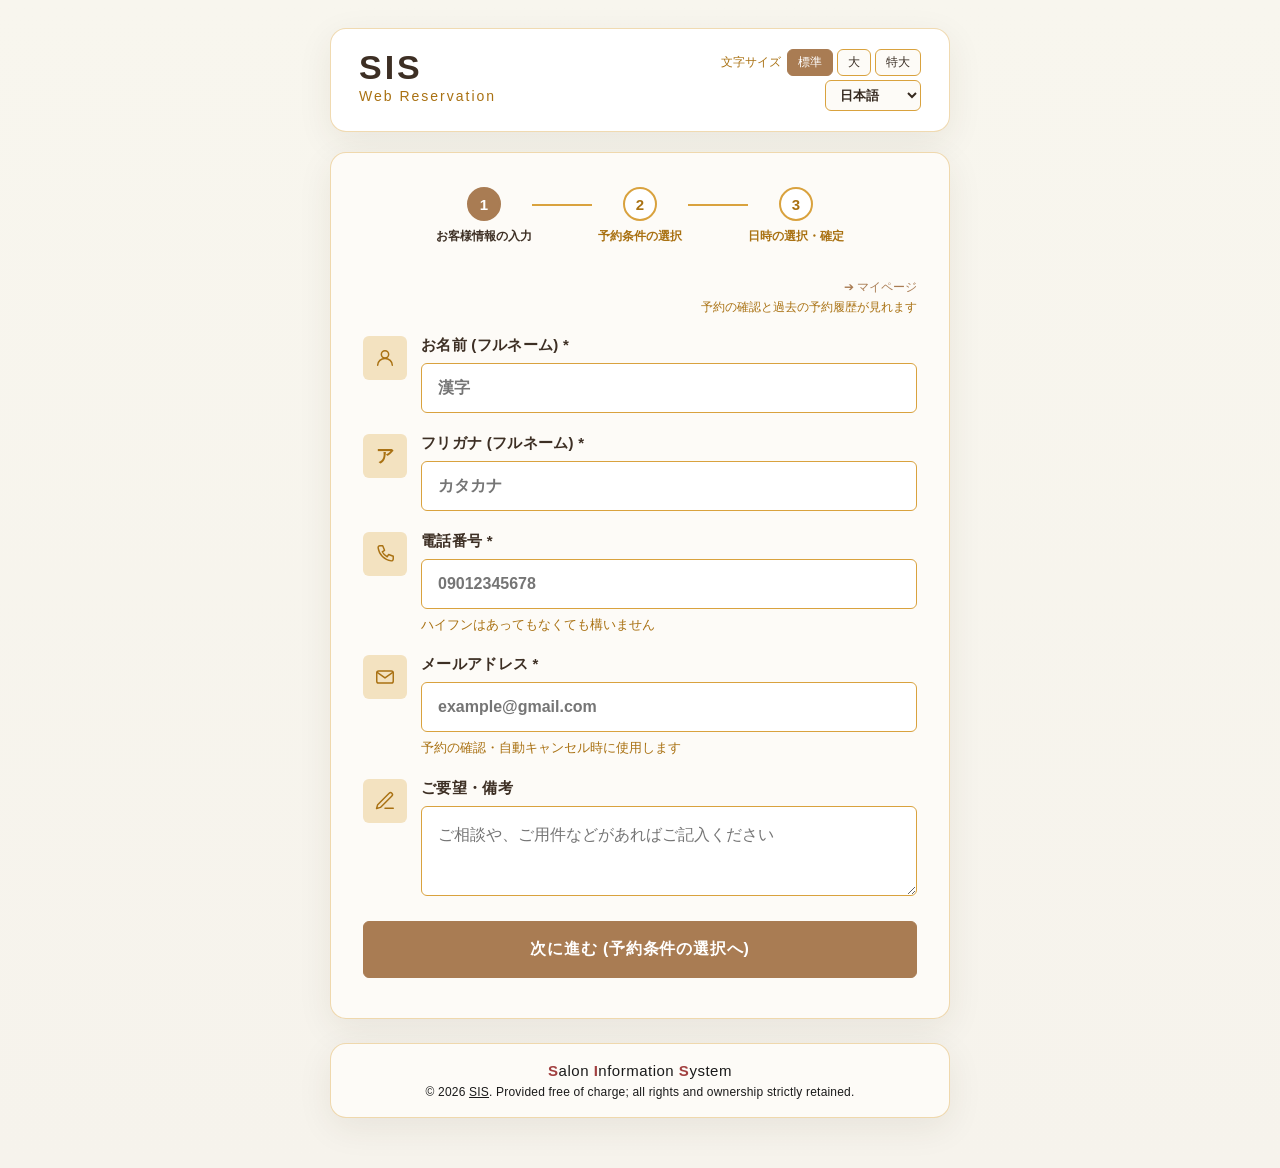
<file: index.html>
<!DOCTYPE html>
<html lang="ja">
<head>
  <meta charset="UTF-8">
  <meta name="viewport" content="width=device-width, initial-scale=1.0">
  <title>SIS Web Reservation - ver 4.4.2</title>
  <link rel="stylesheet" href="./style.css?v=1.21.0">
</head>
<body>

<div id="gas-config-bridge" style="display: none;"></div>

<div class="page-header-bar" id="page-header-bar">
  <div class="page-header-left">
    <img id="shop-logo" class="shop-logo" style="display: none;" alt="店舗ロゴ">
    <h1 id="main-title"><span class="title-main">SIS</span><span class="title-sub">Web Reservation</span></h1>
    <div class="subtitle" id="main-subtitle" style="display: none;"></div>
  </div>
  <div class="page-header-right-group">
    <div class="font-size-control" id="font-size-control">
      <span class="font-size-label" data-i18n="font_size_label">文字サイズ</span>
      <button type="button" class="font-size-btn active" data-scale="100" data-i18n="font_size_standard">標準</button>
      <button type="button" class="font-size-btn" data-scale="115" data-i18n="font_size_large">大</button>
      <button type="button" class="font-size-btn" data-scale="130" data-i18n="font_size_xlarge">特大</button>
    </div>
    <div class="lang-switcher">
      <select id="lang-select" aria-label="Language">
        <option value="ja">日本語</option>
        <option value="en">English</option>
        <option value="ko">한국어</option>
        <option value="zh-CN">简体中文</option>
        <option value="zh-TW">繁體中文</option>
        <option value="fr">Français</option>
      </select>
    </div>
    <div class="page-header-right" id="page-header-right" style="display: none;">
      <div class="header-contact-phone" id="header-contact-phone" style="display: none;">
        <svg class="phone-icon" viewBox="0 0 24 24" fill="none" stroke="currentColor" stroke-width="1.8" stroke-linecap="round" stroke-linejoin="round" aria-hidden="true"><path d="M6.5 3h3l2 5-2.5 1.6a11.5 11.5 0 0 0 5.4 5.4L16 12.5l5 2v3a2 2 0 0 1-2.2 2A16.5 16.5 0 0 1 4.5 5.2 2 2 0 0 1 6.5 3z"/></svg>
        <span id="header-contact-phone-text"></span>
      </div>
      <div class="header-contact-info-line" id="header-contact-info-line" style="display: none;"></div>
    </div>
  </div>
</div>

<div class="container">
  <div id="change-banner" class="change-alert-banner" style="display: none;">
    <span data-i18n-html="change_banner_status">現在 <strong>【予約日時を変更中】</strong> です。</span><br>
    <div class="change-alert-box">
      <strong class="change-alert-title" data-i18n="change_banner_prev_title">【変更前の予約内容】</strong>
      <div class="change-alert-row"><span class="res-label res-label-short" data-i18n="change_banner_label_datetime">日時:</span><span id="prev-datetime" class="font-bold"></span></div>
      <div class="change-alert-row"><span class="res-label res-label-short" data-i18n="change_banner_label_menu">メニュー:</span><span id="prev-menu" class="font-bold"></span></div>
      <div class="change-alert-row"><span class="res-label res-label-short" data-i18n="change_banner_label_staff">担当者:</span><span id="prev-staff" class="font-bold"></span></div>
      <div class="change-alert-row"><span class="res-label res-label-short" data-i18n="change_banner_label_id">予約ID:</span><span id="prev-id" class="font-bold"></span></div>
    </div>
    <span data-i18n="change_banner_instruction">新しい日時を選択して、一番下の「変更を確定する」ボタンを押してください。</span>
    <button type="button" id="cancel-change-btn" class="btn-cancel-change" data-i18n="change_banner_cancel_btn">➔ 変更をやめる</button>
  </div>

  <div class="step-indicator" id="step-indicator">
    <div class="step-item" data-step="1">
      <div class="step-circle">1</div>
      <div class="step-label" data-i18n="step_label_1">お客様情報の入力</div>
    </div>
    <div class="step-line"></div>
    <div class="step-item" data-step="2">
      <div class="step-circle">2</div>
      <div class="step-label" data-i18n="step_label_2">予約条件の選択</div>
    </div>
    <div class="step-line"></div>
    <div class="step-item" data-step="3">
      <div class="step-circle">3</div>
      <div class="step-label" data-i18n="step_label_3">日時の選択・確定</div>
    </div>
  </div>

  <form id="reservation-form">

    <!-- ==========================================
         STEP 1: お客様情報の入力画面
         ========================================== -->
    <div id="step-1-container" class="step-section">
      <div class="check-link-area">
        <button type="button" id="home-btn" class="btn-link" style="display: none;">⬅ トップページに戻る</button>
        <div class="check-link-cta">
          <button type="button" id="go-to-check-btn" class="btn-link" data-i18n="mypage_link">➔ マイページ</button>
          <div class="check-link-note" data-i18n="mypage_note">予約の確認と過去の予約履歴が見れます</div>
        </div>
      </div>

      <div class="form-group form-group-icon">
        <div class="field-icon" aria-hidden="true">
          <svg viewBox="0 0 24 24" fill="none" stroke="currentColor" stroke-width="1.6" stroke-linecap="round" stroke-linejoin="round"><circle cx="12" cy="8" r="4"/><path d="M4 20c0-4.4 3.6-7.5 8-7.5s8 3.1 8 7.5"/></svg>
        </div>
        <div class="field-content">
          <label for="name" data-i18n="label_name">お名前 (フルネーム) *</label>
          <input type="text" id="name" required placeholder="漢字" data-i18n-placeholder="placeholder_name">
        </div>
      </div>

      <div class="form-group form-group-icon">
        <div class="field-icon field-icon-text" aria-hidden="true">ア</div>
        <div class="field-content">
          <label for="name_kana" data-i18n="label_name_kana">フリガナ (フルネーム) *</label>
          <input type="text" id="name_kana" required placeholder="カタカナ" data-i18n-placeholder="placeholder_name_kana">
        </div>
      </div>

      <div class="form-group form-group-icon">
        <div class="field-icon" aria-hidden="true">
          <svg viewBox="0 0 24 24" fill="none" stroke="currentColor" stroke-width="1.6" stroke-linecap="round" stroke-linejoin="round"><path d="M6.5 3h3l2 5-2.5 1.6a11.5 11.5 0 0 0 5.4 5.4L16 12.5l5 2v3a2 2 0 0 1-2.2 2A16.5 16.5 0 0 1 4.5 5.2 2 2 0 0 1 6.5 3z"/></svg>
        </div>
        <div class="field-content">
          <label for="tel" data-i18n="label_tel">電話番号 *</label>
          <input type="tel" id="tel" required placeholder="09012345678" pattern="^[0-9\-]+$" data-i18n-placeholder="placeholder_tel">
          <div class="note" data-i18n="note_tel">ハイフンはあってもなくても構いません</div>
        </div>
      </div>

      <div class="form-group form-group-icon">
        <div class="field-icon" aria-hidden="true">
          <svg viewBox="0 0 24 24" fill="none" stroke="currentColor" stroke-width="1.6" stroke-linecap="round" stroke-linejoin="round"><rect x="3" y="5.5" width="18" height="13" rx="2"/><path d="M3.5 7l8.5 6 8.5-6"/></svg>
        </div>
        <div class="field-content">
          <label for="email" data-i18n="label_email">メールアドレス *</label>
          <input type="email" id="email" required placeholder="example@gmail.com" data-i18n-placeholder="placeholder_email">
          <div class="note" data-i18n="note_email">予約の確認・自動キャンセル時に使用します</div>
        </div>
      </div>

      <div class="form-group form-group-icon">
        <div class="field-icon" aria-hidden="true">
          <svg viewBox="0 0 24 24" fill="none" stroke="currentColor" stroke-width="1.6" stroke-linecap="round" stroke-linejoin="round"><path d="M12 20h9"/><path d="M16.5 3.5a2.1 2.1 0 0 1 3 3L7 19l-4.2 1.2L4 16 16.5 3.5z"/></svg>
        </div>
        <div class="field-content">
          <label for="memo" data-i18n="label_memo">ご要望・備考</label>
          <textarea id="memo" placeholder="ご相談や、ご用件などがあればご記入ください" data-i18n-placeholder="placeholder_memo"></textarea>
        </div>
      </div>

      <button type="button" id="to-step-2-btn" class="btn-submit" data-i18n="btn_to_step2">次に進む (予約条件の選択へ)</button>
    </div>

    <!-- ==========================================
         STEP 2: 予約条件の選択画面
         ========================================== -->
    <div id="step-2-container" class="step-section" style="display: none;">
      <div class="check-link-area">
        <div class="check-link-cta">
          <button type="button" id="go-to-check-btn-step2" class="btn-link" data-i18n="mypage_link">➔ マイページ</button>
          <div class="check-link-note" data-i18n="mypage_note">予約の確認と過去の予約履歴が見れます</div>
        </div>
      </div>

      <div class="form-group form-group-icon">
        <div class="field-icon" aria-hidden="true">
          <svg viewBox="0 0 24 24" fill="none" stroke="currentColor" stroke-width="1.6" stroke-linecap="round" stroke-linejoin="round"><rect x="3.5" y="5" width="17" height="15" rx="2"/><path d="M3.5 9.5h17"/><path d="M8 3v4"/><path d="M16 3v4"/></svg>
        </div>
        <div class="field-content">
          <label for="date" data-i18n="label_date">ご来店希望日 *</label>
          <input type="date" id="date">
        </div>
      </div>

      <div class="form-group form-group-icon" id="staff-group">
        <div class="field-icon" aria-hidden="true">
          <svg viewBox="0 0 24 24" fill="none" stroke="currentColor" stroke-width="1.6" stroke-linecap="round" stroke-linejoin="round"><circle cx="12" cy="8" r="4"/><path d="M4 20c0-4.4 3.6-7.5 8-7.5s8 3.1 8 7.5"/></svg>
        </div>
        <div class="field-content">
          <label for="staff" data-i18n="label_staff">担当スタッフ *</label>
          <select id="staff">
            <!-- JSが自動組み立て -->
          </select>
        </div>
      </div>

      <div class="form-group form-group-icon">
        <div class="field-icon" aria-hidden="true">
          <svg viewBox="0 0 24 24" fill="none" stroke="currentColor" stroke-width="1.6" stroke-linecap="round" stroke-linejoin="round"><circle cx="6" cy="6" r="3"/><circle cx="6" cy="18" r="3"/><path d="M20 4L8.5 15.5"/><path d="M14.5 14.5L20 20"/><path d="M8.5 8.5L11 11"/></svg>
        </div>
        <div class="field-content">
          <label><span data-i18n="label_menu">施術メニュー</span><span id="menu-multi-select-note" data-i18n="label_menu_multi_note"> (複数選択可)</span> *</label>
          <div id="menu-container" class="menu-checkbox-container">
            <!-- ここにJavaScriptでチェックボックスを動的に生成します -->
          </div>
          <p id="menu-note-text" class="menu-note-text" style="display: none;"></p>
          <div id="menu-total-display" class="menu-total-display" style="display: none;"></div>
        </div>
      </div>

      <div class="btn-group">
        <button type="button" id="back-to-step-1-btn" class="btn-back" data-i18n="btn_back">⬅ 戻る</button>
        <button type="button" id="to-step-3-btn" class="btn-submit" data-i18n="btn_to_step3">次に進む (空き日時の選択へ)</button>
      </div>
    </div>

    <!-- ==========================================
         STEP 3: 空き日時の選択・確定画面
         ========================================== -->
    <div id="step-3-container" class="step-section" style="display: none;">
      <div class="form-group">
        <label class="label-with-icon">
          <svg viewBox="0 0 24 24" fill="none" stroke="currentColor" stroke-width="1.6" stroke-linecap="round" stroke-linejoin="round" class="label-icon" aria-hidden="true"><circle cx="12" cy="12" r="8.5"/><path d="M12 7.5V12l3 2"/></svg>
          <span data-i18n="label_datetime_select">ご来店希望日時を選択してください *</span>
        </label>
        <div class="timetable-nav-group">
          <button type="button" id="prev-timetable-btn" class="btn-timetable-nav" data-i18n="btn_prev_timetable">⬅ 前の日程を見る</button>
          <button type="button" id="next-timetable-btn" class="btn-timetable-nav" data-i18n="btn_next_timetable">次の日程を見る ➔</button>
        </div>
        <div id="timetable-loading" class="note" style="display: none;" data-i18n="timetable_loading">空き状況をリアルタイムで読み込んでいます...</div>
        <div id="timetable-container">
          <div class="no-data" data-i18n="timetable_placeholder">条件に沿った空き枠を表示しています。</div>
        </div>
        <input type="hidden" id="selected-date">
        <input type="hidden" id="selected-time">
      </div>

      <div class="btn-group">
        <button type="button" id="back-to-step-2-btn" class="btn-back" data-i18n="btn_back">⬅ 戻る</button>
        <button type="submit" id="submit-btn" class="btn-submit" disabled data-i18n="submit_btn_default">日時を選択してください</button>
      </div>
    </div>

  </form>

  <!-- ==========================================
       別画面風: 予約の確認・キャンセル画面
       ========================================== -->
  <div id="check-tab-container" class="step-section" style="display: none;">
    <h2 data-i18n="mypage_title">ご予約の確認・キャンセル</h2>
    <div class="form-group">
      <label for="check-tel" data-i18n="label_check_tel">ご登録の電話番号</label>
      <input type="tel" id="check-tel" placeholder="09012345678" data-i18n-placeholder="placeholder_tel">
    </div>
    
    <div class="form-group">
      <label for="check-email" data-i18n="label_check_email">ご登録のメールアドレス</label>
      <input type="email" id="check-email" placeholder="example@gmail.com" data-i18n-placeholder="placeholder_email">
      <div class="note" data-i18n="note_check">ご予約時に入力した「電話番号」と「メールアドレス」で検索します。</div>
    </div>
    
    <div class="btn-group">
      <button type="button" id="back-from-check-btn" class="btn-back" data-i18n="btn_back_to_new">⬅ 戻る（新規予約へ）</button>
      <button type="button" id="check-btn" class="btn-submit" data-i18n="btn_check">ご予約状況を確認する</button>
    </div>

    <hr class="section-divider">

    <div class="mypage-tabs">
      <button type="button" class="mypage-tab-btn active" id="mypage-tab-current" data-target="check-results-area" data-i18n="tab_current">現在の予約</button>
      <button type="button" class="mypage-tab-btn" id="mypage-tab-history" data-target="history-results-area" data-i18n="tab_history">過去の履歴</button>
      <button type="button" class="mypage-tab-btn" id="mypage-tab-waitlist" data-target="waitlist-results-area" data-i18n="tab_waitlist">キャンセル待ち</button>
    </div>

    <div id="check-results-area" class="mypage-tab-panel">
      <div class="no-data" data-i18n="check_placeholder">情報を入力して確認ボタンを押してください。</div>
    </div>

    <div id="history-results-area" class="mypage-tab-panel" style="display: none;"></div>

    <div id="waitlist-results-area" class="mypage-tab-panel" style="display: none;"></div>
  </div>

  <!-- ==========================================
       情報セクションのカードから遷移する、断片ページの表示エリア
       ヘッダー・フッターはそのままに、この部分だけ差し替わる
       ========================================== -->
  <div id="page-fragment-container" class="step-section" style="display: none;">
    <div class="check-link-area">
      <button type="button" id="back-to-reservation-btn" class="btn-link" data-i18n="btn_back_to_form">⬅ 予約フォームに戻る</button>
    </div>
    <div id="page-fragment-content"></div>
  </div>

</div>

<div class="info-section" id="info-section" style="display: none;">
  <div class="info-section-heading" id="info-section-heading">Information</div>
  <div class="info-cards" id="info-cards">
    <!-- ここにJavaScriptでカードを動的に生成します -->
  </div>
</div>

<div class="system-footer">
  <span class="footer-highlight">S</span>alon <span class="footer-highlight">I</span>nformation <span class="footer-highlight">S</span>ystem
  <div class="copyright-line">&copy; 2026 <a href="https://sis.hair" id="copyright-link" target="_blank" rel="noopener">SIS</a>. Provided free of charge; all rights and ownership strictly retained.</div>
</div>

<!-- 予約確定前の確認ポップアップ（装飾できるよう、ブラウザ標準のconfirm()の代わりに自作） -->
<div id="custom-confirm-overlay" class="custom-confirm-overlay" style="display: none;">
  <div class="custom-confirm-box">
    <div id="custom-confirm-message" class="custom-confirm-message"></div>
    <div class="custom-confirm-buttons">
      <button type="button" id="custom-confirm-cancel-btn" class="btn-confirm-cancel" data-i18n="confirm_cancel_btn">キャンセル</button>
      <button type="button" id="custom-confirm-ok-btn" class="btn-confirm-ok" data-i18n="confirm_ok_btn">はい</button>
    </div>
  </div>
</div>

<!-- スクリプトの読み込み末尾にバージョンを追加して強制読み込みを実施 -->
<script src="./js/i18n.js?v=1.0.0" defer></script>
<script src="./js/config.js?v=1.21.0" defer></script>
<script src="./js/storage.js?v=1.21.0" defer></script>
<script src="./js/api.js?v=1.21.0" defer></script>
<script src="./js/utils.js?v=1.21.0" defer></script>
<script src="./js/ui-core.js?v=1.0.1" defer></script>
<script src="./js/ui-timetable.js?v=1.0.0" defer></script>
<script src="./js/ui-events.js?v=1.0.0" defer></script>
<script src="./js/booking.js?v=1.21.0" defer></script>

</body>
</html>
</file>
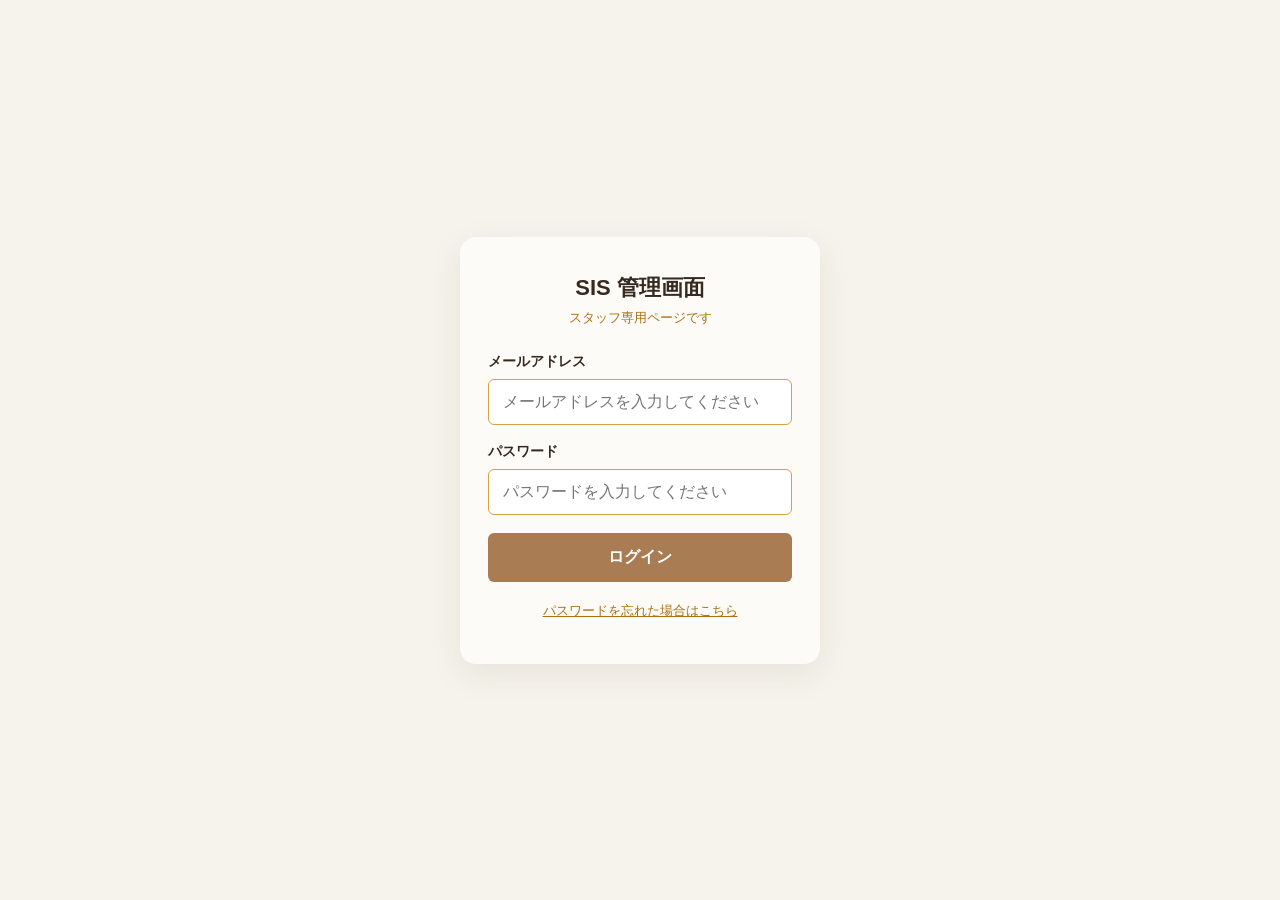
<file: admin.html>
<!DOCTYPE html>
<html lang="ja">
<head>
  <meta charset="UTF-8">
  <meta name="viewport" content="width=device-width, initial-scale=1.0">
  <title>SIS 管理画面</title>
  <link rel="stylesheet" href="./admin-style.css?v=2.0.0">
</head>
<body>

<div id="gas-config-bridge" style="display: none;"></div>

<!-- ==========================================
     ログイン画面
     ========================================== -->
<div id="login-container" class="login-container">
  <div class="login-box">
    <h1 class="login-title">SIS 管理画面</h1>
    <p class="login-subtitle">スタッフ専用ページです</p>

    <form id="login-form">
      <div class="form-group">
        <label for="admin-login-id">メールアドレス</label>
        <input type="text" id="admin-login-id" required placeholder="メールアドレスを入力してください" autocomplete="username">
      </div>
      <div class="form-group">
        <label for="admin-password">パスワード</label>
        <input type="password" id="admin-password" required placeholder="パスワードを入力してください" autocomplete="current-password">
      </div>
      <div id="login-error" class="login-error" style="display: none;"></div>
      <button type="submit" id="login-btn" class="btn-login">ログイン</button>
      <button type="button" id="show-forgot-password-btn" class="btn-link-plain">パスワードを忘れた場合はこちら</button>
    </form>

    <!-- パスワード再設定：メールアドレス入力（第1段階） -->
    <form id="forgot-password-form" style="display: none;">
      <p class="login-subtitle">登録済みのメールアドレスに、再設定用のリンクをお送りします。</p>
      <div class="form-group">
        <label for="forgot-email">メールアドレス</label>
        <input type="email" id="forgot-email" required placeholder="メールアドレスを入力してください">
      </div>
      <div id="forgot-password-error" class="login-error" style="display: none;"></div>
      <div id="forgot-password-sent-msg" class="settings-saved-msg" style="display: none;"></div>
      <button type="submit" id="forgot-password-btn" class="btn-login">再設定メールを送る</button>
      <button type="button" id="back-to-login-btn" class="btn-link-plain">ログイン画面に戻る</button>
    </form>

    <!-- パスワード再設定：新しいパスワードの入力（第2段階、メール内リンクから遷移） -->
    <form id="reset-password-form" style="display: none;">
      <p class="login-subtitle">新しいパスワードを入力してください。</p>
      <div class="form-group">
        <label for="reset-new-password">新しいパスワード</label>
        <input type="password" id="reset-new-password" required placeholder="新しいパスワード（4文字以上）">
      </div>
      <div id="reset-password-error" class="login-error" style="display: none;"></div>
      <div id="reset-password-done-msg" class="settings-saved-msg" style="display: none;"></div>
      <button type="submit" id="reset-password-btn" class="btn-login">パスワードを再設定する</button>
    </form>
  </div>
</div>

<!-- ==========================================
     管理画面本体（ログイン後に表示）
     ========================================== -->
<div id="dashboard-container" class="dashboard-container" style="display: none;">
  <header class="dashboard-header">
    <h1 class="dashboard-title">SIS 管理画面</h1>
    <nav class="dashboard-tabs">
      <button type="button" class="tab-btn active" data-tab="report">レポート</button>
      <button type="button" class="tab-btn" data-tab="waitlist">キャンセル待ち</button>
      <button type="button" class="tab-btn" data-tab="settings1">基本設定</button>
      <button type="button" class="tab-btn" data-tab="retention">保存期間</button>
      <button type="button" class="tab-btn" data-tab="settings5">メニュー</button>
      <button type="button" class="tab-btn" data-tab="settings6">営業時間</button>
      <button type="button" class="tab-btn" data-tab="settings4">スタッフ</button>
      <button type="button" class="tab-btn" data-tab="settings2">メール</button>
      <button type="button" class="tab-btn" data-tab="settings3">レイアウト</button>
      <button type="button" class="tab-btn" data-tab="pages">ページ編集</button>
      <button type="button" class="tab-btn" data-tab="accounts">アカウント</button>
    </nav>
    <div class="header-right">
      <span id="welcome-message" class="welcome-message"></span>
      <button type="button" id="logout-btn" class="btn-logout">ログアウト</button>
    </div>
  </header>

  <main class="dashboard-main">

    <!-- ==========================================
         タブ①：レポート
         ========================================== -->
    <section id="tab-report" class="tab-page report-section">
      <h2 class="section-title">レポート</h2>

      <div class="report-controls">
        <div class="report-control-group">
          <label for="report-type-select">表示する集計</label>
          <select id="report-type-select">
            <option value="designation">指名率</option>
            <option value="menuCount">メニュー実績</option>
            <option value="menuRate">メニュー率</option>
            <option value="timeSlot">曜日・時間帯の傾向</option>
            <option value="newRepeat">新規・リピート比率</option>
            <option value="frequency">来店頻度の分布</option>
            <option value="dormant">休眠顧客リスト</option>
            <option value="cancellation">キャンセル率</option>
          </select>
        </div>

        <!-- 「休眠顧客リスト」以外は、この期間指定を使う -->
        <div id="date-range-controls" class="date-range-controls">
          <div class="report-control-group">
            <label for="report-start-date">開始日</label>
            <input type="date" id="report-start-date">
          </div>
          <div class="report-control-group">
            <label for="report-end-date">終了日</label>
            <input type="date" id="report-end-date">
          </div>
          <div class="report-quick-buttons">
            <button type="button" class="btn-quick-range" data-range="thisWeek">今週</button>
            <button type="button" class="btn-quick-range" data-range="thisMonth">今月</button>
            <button type="button" class="btn-quick-range" data-range="lastMonth">先月</button>
          </div>
        </div>

        <!-- 「休眠顧客リスト」だけ、この月数指定を使う -->
        <div id="dormant-controls" class="dormant-controls" style="display: none;">
          <div class="report-control-group">
            <label for="dormant-months-input">最終来店から何ヶ月以上</label>
            <input type="number" id="dormant-months-input" min="1" value="3">
          </div>
        </div>

        <button type="button" id="run-report-btn" class="btn-run-report">集計する</button>
      </div>

      <div id="report-error" class="report-error" style="display: none;"></div>

      <div id="report-results" style="display: none;">
        <div id="designation-report-card" class="report-card">
          <h3 class="report-card-title">指名率</h3>
          <div id="designation-summary" class="designation-summary"></div>
          <div id="designation-by-staff" class="designation-by-staff"></div>
        </div>

        <div id="menu-count-report-card" class="report-card">
          <h3 class="report-card-title">メニュー実績</h3>
          <table class="report-table">
            <thead><tr><th>メニュー</th><th>件数</th></tr></thead>
            <tbody id="menu-performance-tbody"></tbody>
          </table>
        </div>

        <div id="menu-rate-report-card" class="report-card">
          <h3 class="report-card-title">メニュー率</h3>
          <table class="report-table">
            <thead><tr><th>メニュー</th><th>割合</th></tr></thead>
            <tbody id="menu-rate-tbody"></tbody>
          </table>
        </div>

        <div id="time-slot-report-card" class="report-card">
          <h3 class="report-card-title">曜日・時間帯の傾向</h3>
          <div id="time-slot-table-wrap" class="time-slot-table-wrap"></div>
        </div>

        <div id="new-repeat-report-card" class="report-card">
          <h3 class="report-card-title">新規・リピート比率</h3>
          <div id="new-repeat-summary" class="designation-summary"></div>
        </div>

        <div id="frequency-report-card" class="report-card">
          <h3 class="report-card-title">来店頻度の分布</h3>
          <div id="frequency-summary" class="designation-summary"></div>
        </div>

        <div id="dormant-report-card" class="report-card">
          <h3 class="report-card-title">休眠顧客リスト</h3>
          <p id="dormant-count-label" class="dormant-count-label"></p>
          <table class="report-table">
            <thead><tr><th>お客様名</th><th>電話番号</th><th>最終来店日</th><th>来店回数</th></tr></thead>
            <tbody id="dormant-tbody"></tbody>
          </table>
        </div>

        <div id="cancellation-report-card" class="report-card">
          <h3 class="report-card-title">キャンセル率</h3>
          <div id="cancellation-summary" class="designation-summary"></div>
          <div id="cancellation-breakdown" class="designation-by-staff"></div>
        </div>
      </div>
    </section>

    <!-- ==========================================
         タブ②：基本設定
         ========================================== -->
    <section id="tab-settings1" class="tab-page" style="display: none;">
      <h2 class="section-title">基本設定</h2>

      <div class="settings-card">
        <h3 class="settings-card-title">セットアップウィザード</h3>
        <p class="settings-card-note">店舗名・営業時間・スタッフ・メニューを、質問に答えながらまとめて設定できます。初回に案内されますが、いつでも開き直せます。</p>
        <button type="button" id="open-wizard-btn" class="btn-add-row">セットアップウィザードを開く</button>
      </div>

      <div id="settings1-loading" class="settings-loading">読み込み中...</div>
      <div id="settings1-error" class="report-error" style="display: none;"></div>
      <div id="settings1-saved-msg" class="settings-saved-msg" style="display: none;">保存しました。</div>

      <form id="settings1-form" style="display: none;">

        <div class="settings-card">
          <div class="form-group">
            <label for="s1-slot-step-minutes">予約時間の間隔（分）</label>
            <p class="settings-card-note">お客様が選択できる予約時間の間隔です。「30」に設定すると、9:00、9:30、10:00…のように30分単位で選択できます。</p>
            <input type="number" id="s1-slot-step-minutes" min="5" step="5">
          </div>
        </div>

        <div class="settings-card">
          <h3 class="settings-card-title">予約可能な期間</h3>
          <div class="form-group">
            <p class="settings-card-note">何日先まで予約できるかを設定します。</p>
            <input type="number" id="s1-max-future-days" min="1">
          </div>
        </div>

        <div class="settings-card">
          <h3 class="settings-card-title">新規予約の最短受付タイミング</h3>
          <div class="form-group">
            <p class="settings-card-note">今から何分後以降の予約を受け付けるかを設定します。</p>
            <input type="number" id="s1-buffer-minutes" min="0">
          </div>
        </div>

        <div class="settings-card">
          <h3 class="settings-card-title">表示する日数</h3>
          <div class="form-group">
            <p class="settings-card-note">お客様のタイムテーブルに、一度に何日分の空き状況を表示するかを設定します。</p>
            <select id="s1-display-days">
              <option value="1">1日分</option>
              <option value="3">3日分</option>
              <option value="7">1週間分</option>
            </select>
          </div>
        </div>

        <div class="settings-card">
          <h3 class="settings-card-title">同時受付上限</h3>
          <div class="form-group">
            <p class="settings-card-note">同じ時間帯に、全体で何件まで受け付けるかを設定します。</p>
            <input type="number" id="s1-max-capacity" min="1">
          </div>
        </div>

        <div class="settings-card">
          <h3 class="settings-card-title">キャンセルの受付締切</h3>
          <div class="form-group">
            <p class="settings-card-note">キャンセルは、来店の何時間前まで受け付けるかを設定します。</p>
            <input type="number" id="s1-cancel-buffer" min="0">
          </div>
        </div>

        <div class="settings-card">
          <h3 class="settings-card-title">変更の受付締切</h3>
          <div class="form-group">
            <p class="settings-card-note">日時変更は、来店の何時間前まで受け付けるかを設定します。</p>
            <input type="number" id="s1-change-buffer" min="0">
          </div>
        </div>

        <div class="settings-card">
          <h3 class="settings-card-title">Googleカレンダーの直接編集の検知</h3>
          <p class="settings-card-note">Googleカレンダーを直接編集した内容を自動検知し、スプレッドシートに反映します。1時間ごとにチェックします。</p>
          <div class="form-group checkbox-group">
            <label><input type="checkbox" id="s1-calendar-sync-enabled"> 直接編集の検知を使う</label>
          </div>
        </div>

        <button type="submit" id="save-settings1-btn" class="btn-save-settings">保存する</button>
      </form>
    </section>

    <!-- ==========================================
         タブ：メニュー関係
         ========================================== -->
    <section id="tab-settings5" class="tab-page" style="display: none;">
      <h2 class="section-title">メニュー</h2>

      <div id="settings5-loading" class="settings-loading">読み込み中...</div>
      <div id="settings5-error" class="report-error" style="display: none;"></div>
      <div id="settings5-saved-msg" class="settings-saved-msg" style="display: none;">保存しました。</div>

      <form id="settings5-form" style="display: none;">

        <div class="settings-card">
          <h3 class="settings-card-title">メニュー・料金</h3>
          <p class="settings-card-note">「～」にチェックを入れると、施術時間・料金に「～」を付けて表示します（例：カット　60分～　￥5,000～）。お客様や髪の状態によって、施術時間・料金が前後する場合にご利用ください。</p>
          <div class="menu-master-header">
            <span class="col-name">メニュー</span>
            <span class="col-minutes">施術時間</span>
            <span class="col-price">料金</span>
            <span class="col-delete"></span>
          </div>
          <div id="menu-master-rows" class="menu-master-rows"></div>
          <button type="button" id="add-menu-row-btn" class="btn-add-row">＋ メニューを追加</button>
        </div>

        <div class="settings-card">
          <h3 class="settings-card-title">メニューの選び方</h3>
          <div class="form-group radio-group">
            <label><input type="radio" name="s5-menu-selector-type" value="TYPE_B"> チェックボックス式（複数選択できる）</label>
            <label><input type="radio" name="s5-menu-selector-type" value="TYPE_A"> プルダウン式（1つだけ選ぶ）</label>
          </div>
          <div class="form-group checkbox-group">
            <label><input type="checkbox" id="s5-show-menu-minutes"> 施術時間を表示する</label>
            <label><input type="checkbox" id="s5-show-menu-price"> 金額を表示する</label>
            <label><input type="checkbox" id="s5-show-menu-total"> 選んだメニューの合計金額と合計施術時間を表示する</label>
          </div>
          <div class="form-group">
            <label for="s5-menu-note-text">施術メニューの下に表示する説明文（空欄で非表示）</label>
            <p class="settings-card-note">例：施術時間・料金は目安となります。髪の状態や施術内容などにより、実際の施術時間・料金が前後する場合がございます。</p>
            <textarea id="s5-menu-note-text" rows="3" placeholder="施術時間・料金は目安となります。髪の状態や施術内容などにより、実際の施術時間・料金が前後する場合がございます。"></textarea>
            <button type="button" id="btn-menu-note-i18n-toggle" class="btn-i18n-toggle">🌐 多言語対応サイト向けの翻訳を編集</button>
            <div id="menu-note-i18n-panel" class="menu-i18n-panel" style="display: none;">
              <p class="i18n-panel-note">未入力の言語は、日本語の説明文がそのまま表示されます</p>
              <div id="menu-note-i18n-rows"></div>
            </div>
          </div>
        </div>

        <div class="settings-card">
          <h3 class="settings-card-title">仮予約制度</h3>
          <div class="form-group checkbox-group">
            <label><input type="checkbox" id="s5-provisional-enabled"> 仮予約制度を使う</label>
          </div>
          <div class="form-group radio-group">
            <label><input type="radio" name="s5-provisional-target" value="ALL"> 全員を仮予約対象にする</label>
            <label><input type="radio" name="s5-provisional-target" value="NEW_ONLY"> 新規のお客様だけ対象にする</label>
            <label><input type="radio" name="s5-provisional-target" value="MENU_ONLY"> 特定のメニューだけ対象にする</label>
          </div>
          <div class="form-group">
            <label for="s5-provisional-target-menus">対象メニュー（「特定のメニューだけ」を選んだ時のみ有効。カンマ区切りで複数指定可）</label>
            <input type="text" id="s5-provisional-target-menus" placeholder="例：ヘアブリーチ,縮毛矯正">
          </div>
          <div class="form-group">
            <label for="s5-provisional-deadline">確認期限（受付から何時間以内に確定するか）</label>
            <input type="number" id="s5-provisional-deadline" min="1">
          </div>
          <div class="form-group radio-group">
            <label><input type="radio" name="s5-provisional-auto-action" value="NONE"> 自動処理なし（手動で確認・キャンセル）</label>
            <label><input type="radio" name="s5-provisional-auto-action" value="AUTO_CANCEL"> 期限を過ぎたら自動キャンセル</label>
            <label><input type="radio" name="s5-provisional-auto-action" value="AUTO_CONFIRM"> 期限を過ぎたら自動的に本予約として確定</label>
          </div>
        </div>

        <div class="settings-card">
          <h3 class="settings-card-title">キャンセル待ち機能</h3>
          <div class="form-group checkbox-group">
            <label><input type="checkbox" id="s5-waitlist-enabled"> キャンセル待ち機能を使う</label>
          </div>
          <div class="form-group">
            <label for="s5-waitlist-interval">キャンセル待ちの案内時間（分）</label>
            <p class="settings-card-note">空欄の場合は、対象者全員に同時に通知します（早い者勝ち）。数値を設定すると、登録順に1人ずつ通知し、設定した時間内に反応がなければ次の対象者へ通知します。</p>
            <input type="number" id="s5-waitlist-interval" min="1" placeholder="空欄でOK">
          </div>
          <div class="form-group">
            <label for="s5-waitlist-deadline">通知の締切（来店の何分前を過ぎたら通知しないか）</label>
            <p class="settings-card-note">空欄：制限なし（何分前でも通知する）。数値を入れると、空きが出た時点で来店時刻までの残りがその分数を切っていた場合、誰にも通知しない。</p>
            <input type="number" id="s5-waitlist-deadline" min="1" placeholder="空欄でOK">
          </div>
        </div>

        <button type="submit" id="save-settings5-btn" class="btn-save-settings">保存する</button>
      </form>
    </section>

    <!-- ==========================================
         タブ：営業時間
         ========================================== -->
    <section id="tab-settings6" class="tab-page" style="display: none;">
      <h2 class="section-title">営業時間</h2>

      <div id="settings6-loading" class="settings-loading">読み込み中...</div>
      <div id="settings6-error" class="report-error" style="display: none;"></div>
      <div id="settings6-saved-msg" class="settings-saved-msg" style="display: none;">保存しました。</div>

      <form id="settings6-form" style="display: none;">

        <div class="settings-card">
          <h3 class="settings-card-title">営業時間</h3>
          <p class="settings-card-note">通常の予約時間とは別に、最終受付時間を設定できます。<br>
          施術終了時刻が終了時刻を超えない範囲で予約を受け付けます。<br><br>
          例えば、最終受付を18:00、終了時刻を20:00にすると、<br>
          2時間までのメニューは18:00まで予約できます。<br>
          3時間のメニューは20:00までに終了する必要があるため、17:00が最終受付となります。</p>
          <div id="business-hours-rows" class="business-hours-rows"></div>
        </div>

        <div class="settings-card">
          <h3 class="settings-card-title">指定時間帯の予約間隔の設定</h3>
          <p class="settings-card-note">通常の予約時間の間隔とは別に、指定した時間帯の予約間隔を設定できます。<br>
          例えば「9:00〜12:00を60分間隔」にすると、その時間帯は9:00、10:00、11:00…のように予約時間を設定できます。</p>
          <div id="slot-step-override-rows" class="slot-step-override-rows"></div>
        </div>

        <div class="settings-card">
          <h3 class="settings-card-title">定休日カレンダー</h3>
          <p class="settings-card-note">Googleカレンダーで設定した定休日を表示します。空欄の場合は使用しません。</p>
          <div class="form-group">
            <label for="s6-holiday-calendar-id">定休日カレンダーID</label>
            <input type="text" id="s6-holiday-calendar-id" placeholder="カレンダーID（xxxx@group.calendar.google.com）">
          </div>
        </div>

        <button type="submit" id="save-settings6-btn" class="btn-save-settings">保存する</button>
      </form>
    </section>

    <!-- ==========================================
         タブ③：設定1（スタッフ・カレンダーID・担当スタッフの選択）
         ========================================== -->
    <section id="tab-settings4" class="tab-page" style="display: none;">
      <h2 class="section-title">スタッフ</h2>

      <div id="settings4-loading" class="settings-loading">読み込み中...</div>
      <div id="settings4-error" class="report-error" style="display: none;"></div>
      <div id="settings4-saved-msg" class="settings-saved-msg" style="display: none;">保存しました。</div>

      <form id="settings4-form" style="display: none;">

        <div class="settings-card">
          <h3 class="settings-card-title">スタッフ名・カレンダーID</h3>
          <p class="settings-card-note">スタッフを登録すると、担当スタッフの選択欄に表示されます。予約画面に選択欄を表示するかどうかは、下の「スタッフ選択欄の表示」で設定できます。カレンダーIDは正確に入力してください。間違えると、そのスタッフの予約が正しく登録されません。コピー＆ペーストでの入力をおすすめします。</p>
          <div id="staff-name-rows" class="staff-name-rows"></div>
          <button type="button" id="add-staff-row-btn" class="btn-add-row">＋ スタッフを追加</button>
        </div>

        <div class="settings-card">
          <h3 class="settings-card-title">スタッフ選択欄の表示</h3>
          <p class="settings-card-note">お客様の予約画面に、担当スタッフを選ぶ欄を表示するかどうかを設定します。スタッフが1人も登録されていない場合は、チェックの状態に関わらず表示されません。</p>
          <div class="form-group checkbox-group">
            <label><input type="checkbox" id="s4-show-staff-selector"> スタッフ選択欄を表示する</label>
          </div>
        </div>

        <div class="settings-card">
          <h3 class="settings-card-title">指名なし予約</h3>
          <div class="form-group checkbox-group">
            <label><input type="checkbox" id="s4-allow-no-assign"> スタッフ選択肢に「指名なし」を表示する</label>
          </div>
          <div class="form-group">
            <label for="s4-no-assign-label">表示名（未入力の場合「指名なし」のまま）</label>
            <input type="text" id="s4-no-assign-label" placeholder="指名なし">
          </div>
          <div class="form-group">
            <label for="s4-no-assign-calendar-id">カレンダーID</label>
            <input type="text" id="s4-no-assign-calendar-id" placeholder="カレンダーID（xxxx@group.calendar.google.com）">
          </div>
        </div>

        <div class="settings-card">
          <h3 class="settings-card-title">指名なし予約の振り分け方法</h3>
          <div class="form-group radio-group">
            <label><input type="radio" name="s4-no-assign-mode" value="2"> 振り分けず「指名なし専用カレンダー」にそのまま登録する（手動配置向け）</label>
          </div>
          <div class="form-group radio-group tree-parent-group">
            <label><input type="radio" name="s4-no-assign-mode" value="1"> 自動的に空いているスタッフに振り分ける</label>
            <div class="tree-sub-options">
              <label><input type="radio" name="s4-no-assign-type" value="TYPE_B"> スタッフ登録順</label>
              <label><input type="radio" name="s4-no-assign-type" value="TYPE_A"> 空いている人をランダムに選ぶ</label>
            </div>
          </div>
        </div>

        <button type="submit" id="save-settings4-btn" class="btn-save-settings">保存する</button>
      </form>
    </section>

    <!-- ==========================================
         タブ④：設定2
         ========================================== -->
    <section id="tab-settings2" class="tab-page" style="display: none;">
      <h2 class="section-title">メール</h2>

      <div id="settings2-loading" class="settings-loading">読み込み中...</div>
      <div id="settings2-error" class="report-error" style="display: none;"></div>
      <div id="settings2-saved-msg" class="settings-saved-msg" style="display: none;">保存しました。</div>

      <form id="settings2-form" style="display: none;">

        <div class="settings-card">
          <h3 class="settings-card-title">予約前日メールの送信タイミング</h3>
          <div class="form-group">
            <p class="settings-card-note">何日前に送るか（0で送信しない）</p>
            <input type="number" id="s2-reminder-days" min="0">
          </div>
        </div>

        <div class="settings-card">
          <h3 class="settings-card-title">予約サイトURL</h3>
          <div class="form-group">
            <p class="settings-card-note">お客様が予約するときに開く、予約サイトのURLを入力してください。キャンセル待ちの「空きが出ました」メールなどで、予約サイトへのリンクとして使用します。</p>
            <input type="text" id="s2-reservation-site-url" placeholder="https://example.github.io/sis/">
          </div>
        </div>

        <div class="settings-card">
          <h3 class="settings-card-title">予約通知メール宛先</h3>
          <p class="settings-card-note">新規予約などの通知を受け取るメールアドレス（複数登録できます。同じ内容が全員に届きます）</p>
          <div id="admin-email-rows" class="admin-email-rows"></div>
          <button type="button" id="add-admin-email-row-btn" class="btn-add-row">＋ 宛先を追加</button>
        </div>

        <div class="settings-card">
          <h3 class="settings-card-title">サロン名（Googleカレンダー・メール件名で使用）</h3>
          <div class="form-group">
            <p class="settings-card-note">Googleカレンダーの予定名や、予約確定・仮予約メールの件名に使用するサロン名を入力してください。未入力の場合は「サロン予約」「当サロン」と表示されます。</p>
            <input type="text" id="s2-calendar-salon-name" placeholder="例：○○サロン">
          </div>
        </div>

        <div class="settings-card">
          <h3 class="settings-card-title">予約確定メール：ヘッダー・フッター文言</h3>
          <p class="settings-card-note">「ご予約内容」の部分（日時・メニューなど）は固定表示のため、編集できません。</p>
          <div class="form-group">
            <label for="s2-mail-header">ヘッダー（本文の冒頭に入る文章）</label>
            <textarea id="s2-mail-header" rows="4" placeholder="この度はご予約いただきありがとうございます。"></textarea>
          </div>
          <div class="form-group">
            <label for="s2-mail-footer">フッター（本文の末尾に入る文章）</label>
            <textarea id="s2-mail-footer" rows="4" placeholder="またのご来店をお待ちしております。"></textarea>
          </div>
        </div>

        <div class="settings-card">
          <h3 class="settings-card-title">来店後のお礼メール（口コミ・クチコミ導線）</h3>
          <p class="settings-card-note">来店日から指定した日数後に、お客様へお礼メールを自動送信できます。Googleクチコミ投稿ページのURLを設定すると、口コミをご案内できます。</p>
          <div class="form-group checkbox-group">
            <label><input type="checkbox" id="s2-thankyou-enabled"> 来店後のお礼メールを送る</label>
          </div>
          <div class="form-group">
            <label for="s2-thankyou-days">来店日から何日後に送るか</label>
            <p class="settings-card-note">0を入力すると、来店日の夜に送信します。</p>
            <input type="number" id="s2-thankyou-days" min="0" placeholder="例：1">
          </div>
          <div class="form-group">
            <label for="s2-thankyou-header">本文（書き出し）</label>
            <textarea id="s2-thankyou-header" rows="3" placeholder="先日はご来店いただき、誠にありがとうございました。"></textarea>
          </div>
          <div class="form-group">
            <label for="s2-thankyou-footer">本文（締めくくり）</label>
            <textarea id="s2-thankyou-footer" rows="3" placeholder="またのご来店を、スタッフ一同心よりお待ちしております。"></textarea>
          </div>
          <div class="form-group">
            <label for="s2-thankyou-review-url">Googleクチコミ投稿ページのURL</label>
            <p class="settings-card-note">未入力の場合、クチコミのご案内自体を本文に入れません（お礼メールのみ送信されます）。</p>
            <input type="text" id="s2-thankyou-review-url" placeholder="例：https://g.page/r/xxxxxxxx/review">
          </div>
        </div>

        <button type="submit" id="save-settings2-btn" class="btn-save-settings">保存する</button>
      </form>
    </section>

    <!-- ==========================================
         タブ④：設定3
         ========================================== -->
    <section id="tab-settings3" class="tab-page" style="display: none;">
      <h2 class="section-title">レイアウト</h2>

      <div id="settings3-loading" class="settings-loading">読み込み中...</div>
      <div id="settings3-error" class="report-error" style="display: none;"></div>
      <div id="settings3-saved-msg" class="settings-saved-msg" style="display: none;">保存しました。</div>

      <form id="settings3-form" style="display: none;">

        <div class="settings-card">
          <h3 class="settings-card-title">予約サイトカラー</h3>
          <div class="form-group">
            <p class="settings-card-note">色合い・雰囲気をまとめて切り替えられます。店名・ロゴなど、他の設定はカラーを変えても引き継がれます。</p>
            <select id="s3-theme">
              <option value="natural">ベージュ・ブラウン（標準）</option>
              <option value="monotone">黒・グレー</option>
              <option value="gold">濃紺・ゴールド</option>
              <option value="pastel">ピンク系パステル</option>
              <option value="blue">ブルー系</option>
              <option value="green">グリーン系</option>
              <option value="wine">ワインレッド系</option>
              <option value="lavender">ラベンダー系</option>
            </select>
          </div>
        </div>

        <div class="settings-card">
          <h3 class="settings-card-title">左上部、店名・ロゴ</h3>
          <div class="form-group">
            <label for="s3-shop-name">店舗名</label>
            <input type="text" id="s3-shop-name" placeholder="例：美容室〇〇">
          </div>
          <div class="form-group checkbox-group">
            <label><input type="checkbox" id="s3-show-default-shopname"> 店舗名が未入力のとき、デフォルトの「SIS Web Reservation」を表示する</label>
          </div>
          <div class="form-group">
            <label for="s3-logo-url">ロゴ画像のURL（未入力表示なし）</label>
            <input type="text" id="s3-logo-url" placeholder="https://example.com/logo.png">
          </div>
          <div class="form-group font-style-group">
            <label>店舗名の文字サイズ・px単位</label>
            <input type="text" id="s3-shop-name-font-size" placeholder="例：22px（未入力で標準サイズ）">
          </div>
          <div class="form-group font-style-group">
            <label>店舗名の文字色・16進数</label>
            <input type="text" id="s3-shop-name-color" placeholder="例：#3d2f24（未入力で標準色）">
          </div>
          <div class="form-group font-style-group">
            <label>店舗名のフォント</label>
            <p class="settings-card-note">「丸ゴシック」「明朝」「ゴシック」という言葉で入力すると、それらしいフォントを自動で読み込んで表示します。それ以外に、実在するフォント名（例：serif、'Yu Mincho', sans-serif）を直接指定することもできます。</p>
            <input type="text" id="s3-shop-name-font-family" placeholder="例：丸ゴシック（未入力で標準フォント）">
          </div>
        </div>

        <div class="settings-card">
          <h3 class="settings-card-title">右上部、情報（未入力表示なし）</h3>
          <div class="form-group">
            <label for="s3-contact-phone">１段目</label>
            <input type="text" id="s3-contact-phone" placeholder="例：電話番号 〇〇〇-〇〇〇〇ー〇〇〇〇">
          </div>
          <div class="form-group">
            <label for="s3-contact-hours">２段目</label>
            <input type="text" id="s3-contact-hours" placeholder="例：受付時間am9:00~pm6:00">
          </div>
          <div class="form-group">
            <label for="s3-contact-closed">３段目</label>
            <input type="text" id="s3-contact-closed" placeholder="例：定休日：月曜日">
          </div>
        </div>

        <div class="settings-card">
          <h3 class="settings-card-title">トップページに戻るボタン</h3>
          <div class="form-group">
            <label for="s3-home-url">リンク先URL（空欄にするとボタン自体が非表示になります）</label>
            <input type="text" id="s3-home-url" placeholder="https://example.com">
          </div>
          <div class="form-group">
            <label for="s3-home-label">ボタンの文言</label>
            <input type="text" id="s3-home-label" placeholder="トップページに戻る">
          </div>
        </div>

        <div class="settings-card">
          <h3 class="settings-card-title">情報セクション（トップ下部の案内リンク集）</h3>
          <div class="form-group checkbox-group">
            <label><input type="checkbox" id="s3-info-enabled"> 表示する</label>
          </div>
          <div class="form-group">
            <label for="s3-info-heading">見出し文言（空欄で「Information」）</label>
            <input type="text" id="s3-info-heading" placeholder="Information">
          </div>
          <div class="form-group font-style-group">
            <label>見出しの文字サイズ・px単位</label>
            <input type="text" id="s3-info-heading-font-size" placeholder="例：20px（未入力で標準サイズ）">
          </div>
          <div class="form-group font-style-group">
            <label>見出しの文字色</label>
            <input type="text" id="s3-info-heading-color" placeholder="例：#3d2f24（未入力で標準色）">
          </div>
          <div class="form-group font-style-group">
            <label>見出しのフォント</label>
            <p class="settings-card-note">「丸ゴシック」「明朝」「ゴシック」という言葉で入力すると、それらしいフォントを自動で読み込んで表示します。それ以外に、実在するフォント名（例：serif、'Yu Mincho', sans-serif）を直接指定することもできます。</p>
            <input type="text" id="s3-info-heading-font-family" placeholder="例：丸ゴシック（未入力で標準フォント）">
          </div>
        </div>

        <button type="submit" id="save-settings3-btn" class="btn-save-settings">保存する</button>
      </form>
    </section>

    <!-- ==========================================
         タブ：アカウント管理
         ========================================== -->
    <section id="tab-accounts" class="tab-page" style="display: none;">
      <h2 class="section-title">アカウント</h2>

      <div id="accounts-loading" class="settings-loading">読み込み中...</div>
      <div id="accounts-error" class="report-error" style="display: none;"></div>

      <div class="settings-card">
        <h3 class="settings-card-title">登録済みのアカウント</h3>
        <p class="settings-card-note">自分自身のアカウントは削除できません。</p>
        <table class="report-table">
          <thead><tr><th>メールアドレス</th><th>表示名</th><th></th></tr></thead>
          <tbody id="accounts-tbody"></tbody>
        </table>
      </div>

      <div class="settings-card">
        <h3 class="settings-card-title">新しいアカウントを追加</h3>
        <div id="add-account-error" class="report-error" style="display: none;"></div>
        <div id="add-account-saved-msg" class="settings-saved-msg" style="display: none;">アカウントを追加しました。</div>
        <form id="add-account-form">
          <div class="form-group">
            <label for="new-login-id">メールアドレス</label>
            <input type="email" id="new-login-id" required>
          </div>
          <div class="form-group">
            <label for="new-password">パスワード</label>
            <input type="password" id="new-password" required>
          </div>
          <div class="form-group">
            <label for="new-display-name">表示名</label>
            <input type="text" id="new-display-name" placeholder="例：下鶴">
          </div>
          <button type="submit" id="add-account-btn" class="btn-save-settings">追加する</button>
        </form>
      </div>
    </section>

    <section id="tab-pages" class="tab-page" style="display: none;">
      <h2 class="section-title">ページ編集</h2>
      <p class="settings-card-note">トップページ下の「Information」カード(タイトル・説明文・アイコン・リンク先)と、そのカードをクリックした先に表示する本文を、ページごとにまとめて編集できます。下の入力欄に直接文章を書くだけで編集できます。</p>

      <div id="page-edit-loading" class="settings-loading">読み込み中...</div>
      <div id="page-edit-error" class="report-error" style="display: none;"></div>
      <div id="page-edit-saved-msg" class="settings-saved-msg" style="display: none;">保存しました。</div>

      <div class="page-sub-tabs">
        <button type="button" class="page-sub-tab-btn active" data-page-sub="1">1ページ</button>
        <button type="button" class="page-sub-tab-btn" data-page-sub="2">2ページ</button>
        <button type="button" class="page-sub-tab-btn" data-page-sub="3">3ページ</button>
        <button type="button" class="page-sub-tab-btn" data-page-sub="4">4ページ</button>
      </div>

      <form id="page-edit-form" style="display: none;">

        <div class="page-sub-panel" data-page-sub-panel="1">
          <div class="settings-card">
            <div id="page-info-card-1"></div>
          </div>
          <div class="settings-card">
            <h3 class="settings-card-title">本文</h3>
            <div class="page-editor-toolbar">
              <button type="button" data-cmd="bold" title="太字"><b>B</b></button>
              <button type="button" data-cmd="italic" title="斜体"><i>I</i></button>
              <button type="button" data-cmd="formatBlock" data-value="h3" title="見出し">見出し</button>
              <button type="button" data-cmd="formatBlock" data-value="p" title="標準の文章">標準</button>
              <button type="button" data-cmd="insertUnorderedList" title="箇条書き">・箇条書き</button>
              <button type="button" data-cmd="createLink" title="リンクを挿入">🔗リンク</button>
              <button type="button" class="page-edit-image-btn" data-editor-target="page-editor-1" title="画像を挿入">🖼️画像</button>
              <input type="file" class="page-edit-image-input" data-editor-target="page-editor-1" accept="image/*" style="display: none;">
              <button type="button" class="page-edit-map-btn" data-editor-target="page-editor-1" title="Googleマップを埋め込む">🗺️地図</button>
            </div>
            <div id="page-editor-1" class="page-editor-body" contenteditable="true"></div>
          </div>
        </div>

        <div class="page-sub-panel" data-page-sub-panel="2" style="display: none;">
          <div class="settings-card">
            <div id="page-info-card-2"></div>
          </div>
          <div class="settings-card">
            <h3 class="settings-card-title">本文</h3>
            <div class="page-editor-toolbar">
              <button type="button" data-cmd="bold" title="太字"><b>B</b></button>
              <button type="button" data-cmd="italic" title="斜体"><i>I</i></button>
              <button type="button" data-cmd="formatBlock" data-value="h3" title="見出し">見出し</button>
              <button type="button" data-cmd="formatBlock" data-value="p" title="標準の文章">標準</button>
              <button type="button" data-cmd="insertUnorderedList" title="箇条書き">・箇条書き</button>
              <button type="button" data-cmd="createLink" title="リンクを挿入">🔗リンク</button>
              <button type="button" class="page-edit-image-btn" data-editor-target="page-editor-2" title="画像を挿入">🖼️画像</button>
              <input type="file" class="page-edit-image-input" data-editor-target="page-editor-2" accept="image/*" style="display: none;">
              <button type="button" class="page-edit-map-btn" data-editor-target="page-editor-2" title="Googleマップを埋め込む">🗺️地図</button>
            </div>
            <div id="page-editor-2" class="page-editor-body" contenteditable="true"></div>
          </div>
        </div>

        <div class="page-sub-panel" data-page-sub-panel="3" style="display: none;">
          <div class="settings-card">
            <div id="page-info-card-3"></div>
          </div>
          <div class="settings-card">
            <h3 class="settings-card-title">本文</h3>
            <div class="page-editor-toolbar">
              <button type="button" data-cmd="bold" title="太字"><b>B</b></button>
              <button type="button" data-cmd="italic" title="斜体"><i>I</i></button>
              <button type="button" data-cmd="formatBlock" data-value="h3" title="見出し">見出し</button>
              <button type="button" data-cmd="formatBlock" data-value="p" title="標準の文章">標準</button>
              <button type="button" data-cmd="insertUnorderedList" title="箇条書き">・箇条書き</button>
              <button type="button" data-cmd="createLink" title="リンクを挿入">🔗リンク</button>
              <button type="button" class="page-edit-image-btn" data-editor-target="page-editor-3" title="画像を挿入">🖼️画像</button>
              <input type="file" class="page-edit-image-input" data-editor-target="page-editor-3" accept="image/*" style="display: none;">
              <button type="button" class="page-edit-map-btn" data-editor-target="page-editor-3" title="Googleマップを埋め込む">🗺️地図</button>
            </div>
            <div id="page-editor-3" class="page-editor-body" contenteditable="true"></div>
          </div>
        </div>

        <div class="page-sub-panel" data-page-sub-panel="4" style="display: none;">
          <div class="settings-card">
            <div id="page-info-card-4"></div>
          </div>
          <div class="settings-card">
            <h3 class="settings-card-title">本文</h3>
            <div class="page-editor-toolbar">
              <button type="button" data-cmd="bold" title="太字"><b>B</b></button>
              <button type="button" data-cmd="italic" title="斜体"><i>I</i></button>
              <button type="button" data-cmd="formatBlock" data-value="h3" title="見出し">見出し</button>
              <button type="button" data-cmd="formatBlock" data-value="p" title="標準の文章">標準</button>
              <button type="button" data-cmd="insertUnorderedList" title="箇条書き">・箇条書き</button>
              <button type="button" data-cmd="createLink" title="リンクを挿入">🔗リンク</button>
              <button type="button" class="page-edit-image-btn" data-editor-target="page-editor-4" title="画像を挿入">🖼️画像</button>
              <input type="file" class="page-edit-image-input" data-editor-target="page-editor-4" accept="image/*" style="display: none;">
              <button type="button" class="page-edit-map-btn" data-editor-target="page-editor-4" title="Googleマップを埋め込む">🗺️地図</button>
            </div>
            <div id="page-editor-4" class="page-editor-body" contenteditable="true"></div>
          </div>
        </div>

        <button type="submit" id="save-page-content-btn" class="btn-save-settings">保存する</button>
      </form>
    </section>

    <section id="tab-retention" class="tab-page" style="display: none;">
      <h2 class="section-title">保存期間（未入力の場合は全て12ヶ月です）</h2>

      <div id="retention-loading" class="settings-loading">読み込み中...</div>
      <div id="retention-error" class="report-error" style="display: none;"></div>
      <div id="retention-saved-msg" class="settings-saved-msg" style="display: none;">保存しました。</div>

      <form id="retention-form" style="display: none;">

        <div class="settings-card">
          <h3 class="settings-card-title">予約履歴の保存期間</h3>
          <div class="form-group">
            <p class="settings-card-note">何ヶ月分の予約履歴をデータとして残すかを設定します。</p>
            <input type="number" id="ret-history-retention" min="1" placeholder="12">
          </div>
        </div>

        <div class="settings-card">
          <h3 class="settings-card-title">キャンセル履歴の保存期間</h3>
          <div class="form-group">
            <p class="settings-card-note">誰が・いつ・何をキャンセルしたかの記録を、何ヶ月分残すかを設定します。</p>
            <input type="number" id="ret-cancel-history-retention" min="1" placeholder="12">
          </div>
        </div>

        <div class="settings-card">
          <h3 class="settings-card-title">キャンセル待ちの保存期間</h3>
          <div class="form-group">
            <p class="settings-card-note">登録日時から、キャンセル待ちのデータを何ヶ月分残すかを設定します。</p>
            <input type="number" id="ret-waitlist-retention" min="1" placeholder="12">
          </div>
        </div>

        <div class="settings-card">
          <h3 class="settings-card-title">カレンダー変更履歴の保存期間</h3>
          <div class="form-group">
            <p class="settings-card-note">Googleカレンダー上での直接編集の記録を、何ヶ月分残すかを設定します。</p>
            <input type="number" id="ret-calendar-history-retention" min="1" placeholder="12">
          </div>
        </div>

        <div class="settings-card">
          <h3 class="settings-card-title">設定変更履歴の保存期間</h3>
          <div class="form-group">
            <p class="settings-card-note">管理画面から「誰が・いつ・何を変更したか」の記録を、何ヶ月分残すかを設定します。</p>
            <input type="number" id="ret-settings-history-retention" min="1" placeholder="12">
          </div>
        </div>

        <button type="submit" id="save-retention-btn" class="btn-save-settings">保存する</button>
      </form>
    </section>

    <section id="tab-waitlist" class="tab-page" style="display: none;">
      <h2 class="section-title">キャンセル待ち</h2>

      <div id="waitlist-loading" class="settings-loading">読み込み中...</div>
      <div id="waitlist-error" class="report-error" style="display: none;"></div>

      <div class="settings-card">
        <h3 class="settings-card-title">登録されているキャンセル待ち</h3>
        <p class="settings-card-note">登録日時の新しい順に表示しています。「案内済み」は、対象者への通知が済んだ登録です。設定のON/OFFや通知方法は「メニュー関係」タブから変更できます。</p>
        <table class="report-table">
          <thead>
            <tr>
              <th>登録日時</th>
              <th>希望日時</th>
              <th>スタッフ</th>
              <th>メニュー</th>
              <th>お客様名</th>
              <th>電話番号</th>
              <th>メール</th>
              <th>ステータス</th>
            </tr>
          </thead>
          <tbody id="waitlist-tbody"></tbody>
        </table>
        <div id="waitlist-no-data" class="settings-loading" style="display: none;">現在、キャンセル待ちの登録はありません。</div>
      </div>
    </section>

  </main>
</div>

<div id="wizard-overlay" class="wizard-overlay" style="display: none;">
  <div class="wizard-box">

    <div class="wizard-step-indicator">
      <div class="wizard-step-item" data-wizard-step="1">
        <div class="wizard-step-circle">1</div>
        <div class="wizard-step-label">店舗名</div>
      </div>
      <div class="wizard-step-line"></div>
      <div class="wizard-step-item" data-wizard-step="2">
        <div class="wizard-step-circle">2</div>
        <div class="wizard-step-label">営業時間</div>
      </div>
      <div class="wizard-step-line"></div>
      <div class="wizard-step-item" data-wizard-step="3">
        <div class="wizard-step-circle">3</div>
        <div class="wizard-step-label">スタッフ</div>
      </div>
      <div class="wizard-step-line"></div>
      <div class="wizard-step-item" data-wizard-step="4">
        <div class="wizard-step-circle">4</div>
        <div class="wizard-step-label">メニュー</div>
      </div>
      <div class="wizard-step-line"></div>
      <div class="wizard-step-item" data-wizard-step="5">
        <div class="wizard-step-circle">5</div>
        <div class="wizard-step-label">完了</div>
      </div>
    </div>

    <div id="wizard-error" class="report-error" style="display: none;"></div>

    <!-- STEP1：店舗名 -->
    <div class="wizard-panel" data-wizard-panel="1">
      <h3 class="wizard-panel-title">まず、お店の名前を教えてください</h3>
      <p class="settings-card-note">Googleカレンダーの予定名や、お客様へのメールの件名に使われます。後から設定で変更可。</p>
      <div class="form-group">
        <label for="wizard-salon-name">店舗名</label>
        <input type="text" id="wizard-salon-name" placeholder="例：美容室〇〇">
      </div>
      <div class="wizard-buttons">
        <span></span>
        <button type="button" class="btn-save-settings" id="wizard-step1-next">次へ</button>
      </div>
    </div>

    <!-- STEP2：営業時間・定休日 -->
    <div class="wizard-panel" data-wizard-panel="2" style="display: none;">
      <h3 class="wizard-panel-title">営業時間を教えてください</h3>
      <p class="settings-card-note">全曜日共通の時間で設定します。曜日ごと個別の時間に設定したい場合は、あとから変更できます。</p>
      <div class="form-group">
        <label>開店時刻 〜 閉店時刻</label>
        <div class="wizard-time-row" id="wizard-time-row"></div>
      </div>
      <div class="form-group">
        <label>定休日（あてはまる曜日をすべて選んでください。なければ空欄のままでOKです）</label>
        <div class="wizard-weekday-checks" id="wizard-weekday-checks">
          <label><input type="checkbox" class="wizard-weekday-check" value="0"> 日</label>
          <label><input type="checkbox" class="wizard-weekday-check" value="1"> 月</label>
          <label><input type="checkbox" class="wizard-weekday-check" value="2"> 火</label>
          <label><input type="checkbox" class="wizard-weekday-check" value="3"> 水</label>
          <label><input type="checkbox" class="wizard-weekday-check" value="4"> 木</label>
          <label><input type="checkbox" class="wizard-weekday-check" value="5"> 金</label>
          <label><input type="checkbox" class="wizard-weekday-check" value="6"> 土</label>
        </div>
        <p class="settings-card-note">「定休日カレンダー」に、毎週繰り返しの定休日、もしくは休暇として登録されます。</p>
      </div>

      <div class="form-group">
        <label>第○曜日の定休日（任意。毎週の定休日とは別に、「第2火曜日」のような変則の休みがあれば追加してください）</label>
        <div id="wizard-nth-weekday-rows"></div>
        <button type="button" id="wizard-add-nth-weekday-btn" class="btn-add-row">＋ 第○曜日の定休日を追加</button>
      </div>

      <div class="form-group">
        <label>年末年始・夏季休暇など（任意。期間で指定できます）</label>
        <div id="wizard-date-range-rows"></div>
        <button type="button" id="wizard-add-date-range-btn" class="btn-add-row">＋ 休暇期間を追加</button>
      </div>

      <div class="wizard-buttons">
        <button type="button" class="btn-link" id="wizard-step2-back">戻る</button>
        <button type="button" class="btn-save-settings" id="wizard-step2-next">次へ</button>
      </div>
    </div>

    <!-- STEP3：スタッフ -->
    <div class="wizard-panel" data-wizard-panel="3" style="display: none;">
      <h3 class="wizard-panel-title">営業形態について</h3>
      <div class="form-group">
        <div class="wizard-radio-row">
          <label><input type="radio" name="wizard-staff-mode" value="solo" checked><span class="wizard-radio-text">一人営業</span></label>
          <label><input type="radio" name="wizard-staff-mode" value="multi"><span class="wizard-radio-text">複数人営業</span></label>
        </div>
      </div>
      <div id="wizard-staff-rows"></div>
      <button type="button" id="wizard-add-staff-btn" class="btn-add-row" style="display: none;">＋ スタッフを追加</button>
      <p class="settings-card-note">名前は、自動で作成するGoogleカレンダーの名前としても使われます。</p>
      <div class="wizard-buttons">
        <button type="button" class="btn-link" id="wizard-step3-back">戻る</button>
        <button type="button" class="btn-save-settings" id="wizard-step3-next">次へ</button>
      </div>
    </div>

    <!-- STEP4：メニュー -->
    <div class="wizard-panel" data-wizard-panel="4" style="display: none;">
      <h3 class="wizard-panel-title">メニューについて教えてください</h3>
      <div class="form-group">
        <label>お客様がメニューを選ぶ時の形式を選んでください</label>
        <p class="settings-card-note">あとから「メニュー」タブで変更できます。</p>
        <div class="wizard-radio-row wizard-radio-col">
          <label><input type="radio" name="wizard-menu-type" value="TYPE_B" checked><span class="wizard-radio-text"><b>チェックボックス式</b><br>「カット」や「カラー」など単品メニューをお客様が自由に組み合わせて選べます。<br>自由度が高く、メニュー数が多い場合に向いています。</span></label>
          <label><input type="radio" name="wizard-menu-type" value="TYPE_A"><span class="wizard-radio-text"><b>プルダウン式</b><br>最初から「カラー＆カット」のように組み合わせているのでお客様がわかりやすいのが特徴です。<br>メニュー表示が多くなりやすいのでセットメニューやメニュー数が少ない場合に向いてます。</span></label>
        </div>
      </div>
      <div id="wizard-menu-rows"></div>
      <button type="button" id="wizard-add-menu-btn" class="btn-add-row">＋ メニューを追加</button>
      <p class="settings-card-note">メニュー名・施術時間は必須項目、金額は任意です。後から設定で変更可</p>
      <div class="wizard-buttons">
        <button type="button" class="btn-link" id="wizard-step4-back">戻る</button>
        <button type="button" class="btn-save-settings" id="wizard-step4-next">次へ</button>
      </div>
    </div>

    <!-- STEP5：完了・道案内 -->
    <div class="wizard-panel" data-wizard-panel="5" style="display: none;">
      <h3 class="wizard-panel-title">セットアップが完了しました！</h3>
      <p class="settings-card-note">予約サイトのURLはこちらです。お店のホームページなどにリンクしてください。</p>
      <div class="form-group">
        <input type="text" id="wizard-site-url" readonly>
      </div>
      <h4 class="wizard-panel-subtitle">次にやるとよいこと</h4>
      <div class="wizard-next-cards" id="wizard-next-cards"></div>
      <div class="wizard-buttons">
        <span></span>
        <button type="button" class="btn-save-settings" id="wizard-finish-btn">管理画面を開く</button>
      </div>
    </div>

  </div>
</div>

<script src="./js/config.js?v=3.3.0" defer></script>
<script src="./js/admin-core.js?v=1.0.1" defer></script>
<script src="./js/admin-reports.js?v=1.0.0" defer></script>
<script src="./js/admin-settings.js?v=1.0.1" defer></script>
<script src="./js/admin-pages.js?v=1.0.0" defer></script>
<script src="./js/admin-wizard.js?v=1.0.0" defer></script>
<script src="./js/admin-accounts.js?v=1.0.0" defer></script>

</body>
</html>
</file>
<file: style.css>
/* ==========================================================
SIS Frontend Style
Salon Information System
Design : Elegant Salon / Minimal Luxury
※ HTML・JavaScriptの構造は変更せず、CSSのみでデザイン調整
========================================================== */

:root {
--primary-color: #3d2f24;
--accent-color: #a97c53;
--accent-dark: #8a6340;

--bg-color: #f6f3ec;
--card-bg: #fdfbf7;
--input-bg: #ffffff;

--text-color: #362a20;
--sub-text-color: #a97112;

--border-color: #d9a23e;
--border-light: #f0d9a8;

--success-color: #4a6e53;
--success-bg: #f2f7f3;

--danger-color: #a13f3f;
--danger-bg: #fbf4f3;

--shadow-soft: 0 10px 35px rgba(70, 55, 30, 0.08);
--shadow-hover: 0 12px 32px rgba(70, 55, 30, 0.14);

--radius-sm: 6px;
--radius-md: 10px;
--radius-lg: 16px;
}

/* ==========================================================
Reset
========================================================== */

* {
  box-sizing: border-box;
  margin: 0;
  padding: 0;
  font-family:
  "Helvetica Neue",
  "Hiragino Kaku Gothic ProN",
  "Yu Gothic",
  "YuGothic",
  Arial,
  sans-serif;
  }

body {
background:
linear-gradient(
180deg,
#f8f6ee 0%,
#f6f3ec 100%
);

color: var(--text-color);
padding: 28px 16px 50px;

display: flex;
flex-direction: column;
align-items: center;

min-height: 100vh;
}

/* ==========================================================
Main Container
========================================================== */

.container {
max-width: 620px;
width: 100%;

background: var(--card-bg);

padding: 34px 32px 40px;

border: 1px solid rgba(217, 162, 62, 0.4);

border-radius: var(--radius-lg);

box-shadow: var(--shadow-soft);
}

/* ==========================================================
Page Header Bar（ロゴ・店舗名 / 連絡先情報）
========================================================== */

.page-header-bar {
max-width: 620px;
width: 100%;

display: flex;
align-items: flex-start;
justify-content: space-between;

gap: 20px;

margin-bottom: 20px;

flex-wrap: wrap;

background: #ffffff;

padding: 20px 28px;

border: 1px solid rgba(217, 162, 62, 0.4);

border-radius: var(--radius-lg);

box-shadow: var(--shadow-soft);
}

.page-header-left {
display: flex;
flex-direction: column;

flex: 1 1 auto;

min-width: 0;
}

.page-header-right-group {
display: flex;
flex-direction: column;
align-items: flex-end;

flex: 0 0 auto;

gap: 4px;
}

.page-header-right {
flex: 0 0 auto;

text-align: right;
}

.lang-switcher {
flex: 0 0 auto;
}

.font-size-control {
display: flex;
align-items: center;
gap: 4px;

flex: 0 0 auto;
}

.font-size-label {
font-size: 12px;
color: var(--sub-text-color);

margin-right: 2px;
}

.font-size-btn {
padding: 4px 10px;

border: 1px solid var(--border-color);
border-radius: var(--radius-sm);

background-color: var(--card-bg);
color: var(--text-color);

font-size: 12px;
cursor: pointer;
}

.font-size-btn.active {
background-color: var(--accent-color);
border-color: var(--accent-color);
color: #ffffff;
}

.font-size-btn:hover {
border-color: var(--accent-dark);
}

.lang-switcher select {
padding: 6px 10px;

border: 1px solid var(--border-color);

border-radius: var(--radius-sm);

background-color: var(--card-bg);

color: var(--text-color);

font-size: 13px;
font-weight: 600;

cursor: pointer;
}

.header-contact-phone {
display: flex;
align-items: center;
justify-content: flex-end;

gap: 6px;

font-size: 18px;
font-weight: 700;

color: var(--primary-color);

margin-bottom: 4px;
}

.header-contact-phone .phone-icon {
width: 18px;
height: 18px;

flex: 0 0 auto;
}

.header-contact-info-line {
font-size: 13px;

color: var(--sub-text-color);
}

/* ==========================================================
Header
========================================================== */

.shop-logo {
display: block;

max-width: 150px;
max-height: 80px;

margin: 0 0 8px;

object-fit: contain;
}

h1 {
font-size: 26px;

text-align: left;

margin-bottom: 4px;

color: var(--primary-color);
}

.title-main {
display: block;

font-size: 34px;
font-weight: 700;

letter-spacing: 3px;

line-height: 1.1;
}

.title-sub {
display: block;

font-size: 14px;
font-weight: 500;

letter-spacing: 2px;

color: var(--sub-text-color);

margin-top: 2px;
}

.subtitle {
text-align: left;

font-size: 13px;

color: var(--sub-text-color);

margin-bottom: 0;

letter-spacing: 0.8px;
}

/* ==========================================================
Step Indicator
========================================================== */

.step-indicator {
display: flex;
align-items: flex-start;
justify-content: center;

margin-bottom: 32px;
}

.step-item {
display: flex;
flex-direction: column;
align-items: center;

flex: 0 0 auto;

width: 96px;
}

.step-circle {
width: 34px;
height: 34px;

display: flex;
align-items: center;
justify-content: center;

border-radius: 50%;

background-color: #fff;

border: 2px solid var(--border-color);

color: var(--sub-text-color);

font-size: 15px;
font-weight: 700;

transition: background-color 0.25s ease, border-color 0.25s ease, color 0.25s ease;
}

.step-label {
margin-top: 8px;

font-size: 12px;
font-weight: 600;

color: var(--sub-text-color);

text-align: center;

line-height: 1.3;

transition: color 0.25s ease;
}

.step-line {
flex: 1 1 auto;

height: 2px;

background-color: var(--border-color);

margin-top: 17px;

max-width: 60px;

transition: background-color 0.25s ease;
}

/* 現在のステップ：塗りつぶし＋濃い色で強調 */
.step-item.active .step-circle {
background-color: var(--accent-color);

border-color: var(--accent-color);

color: #fff;
}

.step-item.active .step-label {
color: var(--primary-color);
}

/* 完了済みのステップ：アクセントカラーの枠線で区別 */
.step-item.completed .step-circle {
border-color: var(--accent-color);

color: var(--accent-color);
}

.step-line.completed {
background-color: var(--accent-color);
}

.system-footer {
max-width: 620px;
width: 100%;

text-align: center;

font-size: 15px;

color: #1a1a1a;

margin-top: 24px;

padding: 18px 24px;

background: var(--card-bg);

border: 1px solid rgba(217, 162, 62, 0.4);

border-radius: var(--radius-lg);

box-shadow: var(--shadow-soft);

letter-spacing: 0.5px;
}

/* ==========================================================
Info Section（トップ下部：ホームページ風の案内リンク集）
========================================================== */

.info-section {
max-width: 620px;
width: 100%;

margin-top: 24px;

padding: 32px 28px;

text-align: center;

background: var(--card-bg);

border: 1px solid rgba(217, 162, 62, 0.4);

border-radius: var(--radius-lg);

box-shadow: var(--shadow-soft);
}

.info-section-heading {
position: relative;

font-size: 18px;
font-weight: 700;

letter-spacing: 2px;

color: var(--primary-color);

margin-bottom: 28px;

padding-bottom: 16px;

border-bottom: 1px solid var(--border-light);
}

.info-cards {
display: flex;
flex-wrap: wrap;

justify-content: center;

gap: 20px;
}

.info-card {
display: flex;
flex-direction: column;
align-items: center;

flex: 1 1 120px;
max-width: 150px;

text-decoration: none;

padding: 4px;

border-radius: var(--radius-sm);

transition: transform 0.2s ease, opacity 0.2s ease;
}

.info-card:hover {
transform: translateY(-3px);

opacity: 0.85;
}

.info-card-icon {
width: 46px;
height: 46px;

display: flex;
align-items: center;
justify-content: center;

border-radius: 50%;

border: 1.5px solid var(--sub-text-color);

color: var(--sub-text-color);

margin-bottom: 10px;

overflow: hidden;
}

.info-card-icon-img {
width: 100%;
height: 100%;

object-fit: cover;
}

.info-card-icon svg {
width: 22px;
height: 22px;
}

.info-card-title {
font-size: 14px;
font-weight: 700;

color: var(--primary-color);

margin-bottom: 6px;
}

.info-card-description {
font-size: 12px;

color: var(--sub-text-color);

line-height: 1.5;
}

.footer-highlight {
color: var(--danger-color);

font-weight: 700;
}

.copyright-line {
font-size: 12px;

color: #1a1a1a;

margin-top: 6px;

letter-spacing: 0.2px;
}

.copyright-line a {
color: #1a1a1a;

text-decoration: underline;
}

.copyright-line a:hover {
color: var(--accent-color);
}

/* ==========================================================
Tabs
========================================================== */

.tabs {
display: flex;

border-bottom: 1px solid var(--border-color);

margin-bottom: 30px;

gap: 4px;
}

.tab-btn {
flex: 1;

padding: 13px 8px;

text-align: center;

background: transparent;

border: none;

font-size: 14px;

font-weight: 500;

color: #9a948d;

cursor: pointer;

transition:
color 0.25s ease,
background-color 0.25s ease;

position: relative;
}

.tab-btn:hover {
color: var(--accent-color);
}

.tab-btn.active {
color: var(--accent-color);

background-color: rgba(169, 124, 83, 0.06);

border-bottom: none;

margin-bottom: 0;
}

.tab-btn.active::after {
content: "";

position: absolute;

left: 22%;
right: 22%;
bottom: -1px;

height: 2px;

background-color: var(--accent-color);

border-radius: 2px;
}

.tab-content {
display: none;
}

.tab-content.active {
display: block;
}

/* ==========================================================
Form
========================================================== */

.form-group {
margin-bottom: 21px;
}

.form-group-icon {
display: flex;
align-items: flex-start;

gap: 14px;
}

.field-icon {
flex: 0 0 auto;

width: 44px;
height: 44px;

display: flex;
align-items: center;
justify-content: center;

border-radius: var(--radius-sm);

background-color: #f3e2c0;

color: var(--sub-text-color);
}

.field-icon svg {
width: 22px;
height: 22px;
}

.field-icon-text {
font-size: 18px;
font-weight: 700;
}

.form-group-icon .field-content {
flex: 1 1 auto;

min-width: 0;
}

.label-with-icon {
display: flex;
align-items: center;

gap: 8px;
}

.label-icon {
width: 20px;
height: 20px;

flex: 0 0 auto;

color: var(--accent-color);
}

label {
display: block;

margin-bottom: 8px;

font-weight: 600;

font-size: 15px;

color: var(--primary-color);

letter-spacing: 0.3px;
}

input[type="text"],
input[type="tel"],
input[type="email"],
input[type="date"],
select,
textarea {
width: 100%;

padding: 15px 16px;

border: 1px solid var(--border-color);

border-radius: var(--radius-sm);

font-size: 16px;

font-weight: 600;

color: var(--text-color);

background-color: var(--input-bg);

transition:
border-color 0.2s ease,
box-shadow 0.2s ease,
background-color 0.2s ease;

appearance: auto;
}

/* type="date" はスマホ（特にiPhone）で高さ・文字位置が崩れやすいため、個別に調整する */
input[type="date"] {
min-height: 52px;

line-height: 1.4;
}

input[type="date"]::-webkit-date-and-time-value {
text-align: left;
}

select option {
font-size: 16px;

font-weight: 600;

font-family: inherit;

color: var(--text-color);

padding: 8px;
}

input:hover,
select:hover,
textarea:hover {
border-color: #b7bcae;
}

input:focus,
select:focus,
textarea:focus {
outline: none;

border-color: var(--accent-color);

box-shadow:
0 0 0 3px rgba(169, 124, 83, 0.14);

background-color: #fffefd;
}

textarea {
resize: vertical;

min-height: 90px;

line-height: 1.6;

font-weight: 400;
}

.note {
font-size: 13px;

color: var(--sub-text-color);

margin-top: 6px;

line-height: 1.5;
}

/* ==========================================================
Main Submit Button
========================================================== */

.btn-submit {
width: 100%;

padding: 17px 18px;

background-color: var(--accent-color);

color: #ffffff;

border: 1px solid var(--accent-color);

border-radius: var(--radius-sm);

font-size: 16px;

font-weight: 600;

letter-spacing: 0.8px;

cursor: pointer;

transition:
background-color 0.25s ease,
border-color 0.25s ease,
box-shadow 0.25s ease,
transform 0.15s ease;

margin-top: 10px;
}

.btn-submit:hover {
background-color: var(--accent-dark);

border-color: var(--accent-dark);

box-shadow: 0 5px 15px rgba(138, 99, 64, 0.20);
}

.btn-submit:active {
transform: translateY(1px);
}

.btn-submit:disabled {
background-color: #d3d6cb;

border-color: #d3d6cb;

cursor: not-allowed;

box-shadow: none;
}

/* ==========================================================
Change Alert
========================================================== */

.change-alert-banner {
display: none;

background-color: #eef0e6;

border: 1px solid #c9cec2;

padding: 17px;

border-radius: var(--radius-md);

margin-bottom: 22px;

font-size: 13px;

color: #5f5750;

line-height: 1.6;
}

.change-alert-banner strong {
color: var(--accent-dark);
}

.change-alert-box {
margin: 12px 0;

padding: 12px 14px;

background-color: #fffdfb;

border-radius: var(--radius-sm);

border-left: 3px solid var(--accent-color);

font-size: 13px;

text-align: left;
}

.change-alert-title {
display: block;

margin-bottom: 6px;

color: var(--accent-dark);

font-weight: 600;
}

.change-alert-row {
margin-bottom: 4px;
}

.change-alert-row:last-child {
margin-bottom: 0;
}

.btn-cancel-change {
background: none;

border: none;

color: var(--danger-color);

font-weight: 500;

cursor: pointer;

text-decoration: underline;

margin-left: 10px;

font-size: 12px;
}

/* ==========================================================
Common Utility
========================================================== */

.font-bold {
font-weight: 600;
}

.text-danger {
color: var(--danger-color);
}

.section-divider {
border: 0;

border-top: 1px solid var(--border-light);

margin: 32px 0;
}

/* ==========================================================
Reservation Result
========================================================== */

.results-title {
font-size: 14px;

margin-bottom: 16px;

color: var(--primary-color);

font-weight: 500;
}

.reservation-card {
border: 1px solid var(--border-color);

border-left: 4px solid var(--accent-color);

padding: 19px;

border-radius: var(--radius-md);

margin-bottom: 18px;

background-color: #fffdfb;

text-align: left;

box-shadow: 0 4px 16px rgba(72, 61, 50, 0.045);

transition:
box-shadow 0.2s ease,
transform 0.2s ease;
}

.reservation-card:hover {
box-shadow: var(--shadow-hover);

transform: translateY(-1px);
}

.res-row {
font-size: 14px;

margin-bottom: 9px;

color: #4d4843;

line-height: 1.5;
}

.res-label {
font-weight: 600;

color: var(--primary-color);

display: inline-block;

width: 85px;
}

.res-label-short {
width: 70px;
}

.res-id-badge {
display: inline-block;

padding: 3px 7px;

background-color: #eee8e1;

color: #6c6259;

font-size: 10px;

font-weight: 600;

border-radius: 4px;

margin-left: 5px;

letter-spacing: 0.3px;
}

.history-card {
border-left-color: #b7ab9b;
}

.history-status-badge {
display: inline-block;

margin-top: 4px;

padding: 3px 10px;

font-size: 11px;
font-weight: 600;

border-radius: 999px;

letter-spacing: 0.3px;
}

.history-status-visited {
background-color: var(--success-bg);

color: var(--success-color);
}

.history-status-cancelled {
background-color: var(--danger-bg);

color: var(--danger-color);
}

/* ==========================================================
Reservation Card Details
========================================================== */

.res-card-divider {
font-size: 14px;

color: #4d4843;

line-height: 1.5;

margin-top: 11px;

border-top: 1px dashed #d5d9cc;

padding-top: 9px;
}

.res-created-time {
font-size: 11px;

color: #9a938c;

margin-top: 6px;

border-top: none;

padding-top: 0;
}

/* ==========================================================
Reservation Action Buttons
========================================================== */

.btn-action-group {
display: flex;

gap: 10px;

margin-top: 15px;
}

.btn-change {
flex: 1;

text-align: center;

padding: 10px 12px;

background-color: var(--accent-color);

color: white;

border: 1px solid var(--accent-color);

border-radius: var(--radius-sm);

font-size: 12px;

font-weight: 500;

cursor: pointer;

transition:
background-color 0.2s ease,
box-shadow 0.2s ease;
}

.btn-change:hover {
background-color: var(--accent-dark);

box-shadow: 0 4px 12px rgba(138, 99, 64, 0.17);
}

.btn-cancel {
flex: 1;

text-align: center;

padding: 10px 12px;

background-color: #fffdfb;

color: var(--danger-color);

border: 1px solid #d9aaa6;

border-radius: var(--radius-sm);

font-size: 12px;

font-weight: 500;

cursor: pointer;

transition:
background-color 0.2s ease,
border-color 0.2s ease;
}

.btn-cancel:hover {
background-color: var(--danger-bg);

border-color: var(--danger-color);
}

.btn-change:disabled,
.btn-cancel:disabled {
background-color: #f0ede8;

color: #a9a196;

border-color: #d3d6cb;

cursor: not-allowed;

box-shadow: none;
}

.no-data {
text-align: center;

color: var(--sub-text-color);

padding: 25px 20px;

font-size: 13px;
}

/* ==========================================================
Timetable
========================================================== */

#timetable-container {
width: 100%;

overflow-x: auto;

margin-top: 12px;

border: 1px solid var(--border-color);

border-radius: var(--radius-md);

background-color: #fffdfb;

box-shadow: 0 4px 18px rgba(72, 61, 50, 0.045);

scrollbar-width: thin;
}

.timetable-table {
width: 100%;

border-collapse: separate;

border-spacing: 0;

text-align: center;

font-size: 13px;

min-width: 450px;
}

.timetable-table th,
.timetable-table td {
border-right: 1px solid var(--border-light);

border-bottom: 1px solid var(--border-light);

padding: 10px 8px;

vertical-align: middle;
}

.timetable-table th:last-child,
.timetable-table td:last-child {
border-right: none;
}

.timetable-table tr:last-child td {
border-bottom: none;
}

.timetable-table th {
background-color: #eeddb0;

color: var(--primary-color);

font-weight: 600;

letter-spacing: 0.3px;
}

.timetable-table th.day-sat {
background-color: #dce8f2;

color: #3d6b91;
}

.timetable-table th.day-sun {
background-color: #f3dede;

color: #a13f3f;
}

.time-col {
background-color: #f3e2c0;

font-weight: 500;

color: var(--sub-text-color);

width: 70px;
}

.slot-cell {
transition:
background-color 0.2s ease,
color 0.2s ease;
}

.slot-available {
color: var(--danger-color);

font-weight: 700;

font-size: 17px;

background-color: #ffffff;

cursor: pointer;

box-shadow: inset 0 0 0 1px var(--border-light);
}

.slot-available:hover {
background-color: #fbf0ef;
}

.slot-unavailable {
color: #a49b90;

background-color: #e7e1d8;

cursor: not-allowed;
}

.slot-waitlist {
color: var(--accent-dark);

background-color: #f3e2c0;

cursor: pointer;

box-shadow: inset 0 0 0 1px var(--border-color);
}

.slot-waitlist:hover {
background-color: #eecf95;
}

.slot-closed {
background-color: #f5f2ee;

cursor: default;
}

.slot-available.selected {
background-color: var(--danger-color) !important;

color: #ffffff !important;

box-shadow: none;
}

.shop-holiday-cell {
background-color: #f5f2ee;

color: #817970;

font-size: 13px;

letter-spacing: 0.5px;

padding: 20px 10px;

background-image:
linear-gradient(
45deg,
#ebe6df 25%,
transparent 25%,
transparent 50%,
#ebe6df 50%,
#ebe6df 75%,
transparent 75%,
transparent
);

background-size: 20px 20px;
}

/* ==========================================================
Step Controls
========================================================== */

.btn-group {
display: flex;

gap: 12px;

margin-top: 22px;
}

.btn-back {
flex: 1;

padding: 15px;

background-color: #ffffff;

color: #6d665f;

border: 1px solid var(--border-color);

border-radius: var(--radius-sm);

font-size: 15px;
font-weight: 500;

white-space: nowrap;

cursor: pointer;

transition:
background-color 0.2s ease,
color 0.2s ease,
border-color 0.2s ease;

text-align: center;
}

.btn-back:hover {
background-color: #f5f1ec;

color: var(--primary-color);

border-color: #b7bcae;
}

.step-section .btn-submit {
margin-top: 0;
}

/* ==========================================================
Reservation Check
========================================================== */

.check-link-area {
display: flex;

align-items: center;

margin-bottom: 20px;
}

.mypage-tabs {
display: flex;

gap: 8px;

margin-bottom: 18px;
}

.mypage-tab-btn {
flex: 1 1 0;

padding: 10px 12px;

border: 1px solid var(--border-color);

border-radius: var(--radius-md);

background-color: var(--card-bg);

color: var(--sub-text-color);

font-size: 14px;
font-weight: 600;

cursor: pointer;

transition:
background-color 0.2s ease,
color 0.2s ease;
}

.mypage-tab-btn.active {
background-color: var(--accent-color);

color: #ffffff;

border-color: var(--accent-color);
}

.mypage-tab-panel {
min-height: 60px;
}

.check-link-cta {
margin-left: auto;

text-align: right;
}

.check-link-note {
font-size: 12px;

color: var(--sub-text-color);

margin-top: 3px;
}

#go-to-check-btn,
#go-to-check-btn-step2 {
margin-left: auto;
}

.btn-link {
background: none;

border: none;

color: var(--accent-color);

font-size: 12px;

font-weight: 500;

cursor: pointer;

text-decoration: none;

transition: color 0.2s ease;
}

.btn-link:hover {
color: var(--accent-dark);

text-decoration: underline;
}

#check-tab-container h2 {
font-size: 18px;

color: var(--primary-color);

margin-bottom: 20px;

text-align: center;

font-weight: 500;

letter-spacing: 0.5px;
}

/* ==========================================================
Mobile
========================================================== */

@media (max-width: 640px) {

body {
padding: 12px 8px 30px;
}

.container {
padding: 27px 18px 30px;

border-radius: 13px;

box-shadow: 0 6px 24px rgba(72, 61, 50, 0.06);

}

.page-header-bar {
flex-direction: column;

align-items: flex-start;

gap: 8px;
}

.info-cards {
gap: 24px 16px;
}

.info-card {
flex: 1 1 40%;
max-width: none;
}

.page-header-right-group {
align-items: flex-start;
}

.page-header-right {
text-align: left;
}

h1 {
font-size: 22px;

letter-spacing: 1.5px;

}

.subtitle {
margin-bottom: 24px;
}

.tabs {
margin-bottom: 25px;
}

.tab-btn {
font-size: 13px;

padding: 12px 5px;

}

.form-group {
margin-bottom: 18px;
}

input[type="text"],
input[type="tel"],
input[type="email"],
input[type="date"],
select,
textarea {
font-size: 16px;

padding: 13px;

}

.reservation-card {
padding: 16px;
}

.res-label {
width: 78px;
}

.btn-action-group {
gap: 8px;
}

.btn-change,
.btn-cancel {
padding: 11px 8px;
}

.btn-group {
gap: 9px;
}

.btn-back,
.btn-submit {
padding: 14px 10px;
}

}

/* ==========================================================
Small Mobile
========================================================== */

@media (max-width: 380px) {

body {
padding-left: 5px;
padding-right: 5px;
}

.container {
padding-left: 14px;
padding-right: 14px;
}

h1 {
font-size: 20px;
}

.tab-btn {
font-size: 12px;
}

.res-label {
width: 72px;
}

}

/* ==========================================================
メニュー選択UI（ui.js の renderMenuUI から移動）
========================================================== */

.menu-select-box {
  width: 100%;
  padding: 8px;
  border-radius: 4px;
  border: 1px solid var(--border-color);
}

.menu-checkbox-list {
  display: flex;
  flex-direction: column;
  gap: 8px;
}

.menu-checkbox-list .checkbox-label {
  display: flex;
  align-items: center;
  gap: 8px;
  cursor: pointer;
  font-size: 16px;
  font-weight: 600;
  color: var(--text-color);
}

.menu-note-text {
  margin-top: 10px;

  padding: 10px 12px;

  background: var(--bg-color, #f7f4ef);
  border-radius: 8px;

  font-size: 13px;
  line-height: 1.6;
  color: var(--sub-text-color, #8a7a68);
}

.menu-total-display {
  margin-top: 10px;

  padding: 10px 14px;

  background: var(--accent-color, #b58a54);
  border-radius: 8px;

  font-size: 15px;
  font-weight: 700;
  color: #ffffff;

  text-align: right;
}

/* ==========================================================
タイムテーブルのページ送りボタン（次/前の日程を見る）
========================================================== */

.timetable-nav-group {
  display: flex;
  gap: 12px;
  margin-bottom: 12px;
}

.btn-timetable-nav {
  flex: 1;
  padding: 10px;
  background-color: #ffffff;
  color: #6d665f;
  border: 1px solid var(--border-color);
  border-radius: var(--radius-sm);
  font-size: 13px;
  font-weight: 500;
  cursor: pointer;
  transition:
    background-color 0.2s ease,
    color 0.2s ease,
    border-color 0.2s ease;
  text-align: center;
}

.btn-timetable-nav:hover:not(:disabled) {
  background-color: #f5f1ec;
  color: var(--primary-color);
  border-color: #b7bcae;
}

.btn-timetable-nav:disabled {
  opacity: 0.4;
  cursor: not-allowed;
}

/* ==========================================================
Custom Confirm Modal（装飾できる確認ポップアップ）
========================================================== */

.custom-confirm-overlay {
position: fixed;
inset: 0;

background: rgba(30, 25, 15, 0.45);

display: flex;
align-items: center;
justify-content: center;

z-index: 100;

padding: 20px;
}

.custom-confirm-box {
max-width: 420px;
width: 100%;

background: var(--card-bg);

padding: 28px 24px;

border-radius: var(--radius-lg);

box-shadow: var(--shadow-hover);
}

.custom-confirm-message {
font-size: 16px;
line-height: 1.7;

color: var(--text-color);

margin-bottom: 24px;

text-align: center;
}

.custom-confirm-highlight {
color: var(--danger-color);

font-weight: 700;
}

.custom-confirm-buttons {
display: flex;

gap: 12px;
}

.btn-confirm-cancel,
.btn-confirm-ok {
flex: 1 1 0;

padding: 12px;

border-radius: var(--radius-sm);

font-size: 15px;
font-weight: 600;

cursor: pointer;

transition: opacity 0.2s ease;
}

.btn-confirm-cancel {
background: #fff;

border: 1px solid var(--border-color);

color: var(--sub-text-color);
}

.btn-confirm-ok {
background-color: var(--accent-color);

border: 1px solid var(--accent-color);

color: #ffffff;
}

.btn-confirm-cancel:hover,
.btn-confirm-ok:hover {
opacity: 0.85;
}

/* ==========================================================
Information：紹介ページ本文（管理画面「ページ編集」タブで編集した内容）
========================================================== */

#page-fragment-content img {
max-width: 100%;

border-radius: var(--radius-sm);

margin: 8px 0;
}

#page-fragment-content iframe {
max-width: 100%;

border-radius: var(--radius-sm);

margin: 8px 0;

border: 1px solid var(--border-color);
}
</file>
<file: admin-style.css>
:root {
--primary-color: #3d2f24;
--accent-color: #a97c53;
--accent-dark: #8a6340;

--bg-color: #f6f3ec;
--card-bg: #fdfbf7;
--input-bg: #ffffff;

--text-color: #362a20;
--sub-text-color: #a97112;

--border-color: #d9a23e;
--border-light: #f0d9a8;

--danger-color: #a13f3f;
--danger-bg: #fbf4f3;

--shadow-soft: 0 10px 35px rgba(70, 55, 30, 0.08);

--radius-sm: 6px;
--radius-md: 10px;
--radius-lg: 16px;
}

* {
box-sizing: border-box;
margin: 0;
padding: 0;
font-family:
"Helvetica Neue",
"Hiragino Kaku Gothic ProN",
"Yu Gothic",
sans-serif;
}

body {
background: var(--bg-color);

color: var(--text-color);

min-height: 100vh;
}

/* ==========================================================
Login
========================================================== */

.login-container {
min-height: 100vh;

display: flex;
align-items: center;
justify-content: center;

padding: 20px;
}

.login-box {
max-width: 360px;
width: 100%;

background: var(--card-bg);

padding: 36px 28px;

border-radius: var(--radius-lg);

box-shadow: var(--shadow-soft);
}

.login-title {
font-size: 22px;
font-weight: 700;

text-align: center;

margin-bottom: 6px;
}

.login-subtitle {
font-size: 13px;

color: var(--sub-text-color);

text-align: center;

margin-bottom: 26px;
}

.form-group {
margin-bottom: 18px;
}

.form-group label {
display: block;

font-size: 14px;
font-weight: 600;

margin-bottom: 8px;
}

.form-group input {
width: 100%;

padding: 13px 14px;

border: 1px solid var(--border-color);

border-radius: var(--radius-sm);

font-size: 16px;

background: var(--input-bg);

color: var(--text-color);
}

.login-error {
font-size: 13px;

color: var(--danger-color);

background: var(--danger-bg);

padding: 10px 12px;

border-radius: var(--radius-sm);

margin-bottom: 16px;
}

.btn-login {
width: 100%;

padding: 14px;

background-color: var(--accent-color);

color: #ffffff;

border: none;

border-radius: var(--radius-sm);

font-size: 16px;
font-weight: 700;

cursor: pointer;
}

.btn-login:hover {
background-color: var(--accent-dark);
}

.btn-login:disabled {
opacity: 0.6;

cursor: not-allowed;
}

.btn-link-plain {
display: block;
width: 100%;

margin-top: 12px;

padding: 8px;

background: none;
border: none;

color: var(--sub-text-color);

font-size: 13px;
text-decoration: underline;

cursor: pointer;
}

.btn-link-plain:hover {
color: var(--accent-color);
}

/* ==========================================================
Dashboard
========================================================== */

.dashboard-header {
display: flex;
align-items: center;
justify-content: space-between;

background: var(--card-bg);

padding: 16px 24px;

box-shadow: var(--shadow-soft);
}

.dashboard-title {
font-size: 18px;
font-weight: 700;
}

.header-right {
display: flex;
align-items: center;

gap: 16px;
}

.welcome-message {
font-size: 13px;

color: var(--sub-text-color);

white-space: nowrap;
}

.btn-logout {
padding: 8px 16px;

background: none;

border: 1px solid var(--border-color);

border-radius: var(--radius-sm);

color: var(--sub-text-color);

font-size: 13px;
font-weight: 600;

cursor: pointer;
}

.btn-logout:hover {
background: var(--border-light);
}

.dashboard-main {
padding: 24px;
}

.dashboard-placeholder {
max-width: 620px;
margin: 40px auto;

background: var(--card-bg);

padding: 40px 24px;

border-radius: var(--radius-lg);

box-shadow: var(--shadow-soft);

text-align: center;

color: var(--sub-text-color);

font-size: 15px;
}

/* ==========================================================
Report Section
========================================================== */

.report-section {
max-width: 720px;
margin: 0 auto;
}

.section-title {
font-size: 18px;
font-weight: 700;

margin-bottom: 18px;
}

.report-controls {
display: flex;
flex-wrap: wrap;
align-items: flex-end;

gap: 14px;

background: var(--card-bg);

padding: 20px;

border-radius: var(--radius-lg);

box-shadow: var(--shadow-soft);

margin-bottom: 20px;
}

.report-control-group label {
display: block;

font-size: 12px;
font-weight: 600;

color: var(--sub-text-color);

margin-bottom: 6px;
}

.report-control-group input {
padding: 10px 12px;

border: 1px solid var(--border-color);

border-radius: var(--radius-sm);

font-size: 14px;

background: var(--input-bg);

color: var(--text-color);
}

.report-quick-buttons {
display: flex;

gap: 8px;
}

.btn-quick-range {
padding: 9px 14px;

background: none;

border: 1px solid var(--border-color);

border-radius: var(--radius-sm);

color: var(--sub-text-color);

font-size: 13px;
font-weight: 600;

cursor: pointer;
}

.btn-quick-range:hover {
background: var(--border-light);
}

.btn-run-report {
padding: 11px 22px;

background-color: var(--accent-color);

color: #ffffff;

border: none;

border-radius: var(--radius-sm);

font-size: 14px;
font-weight: 700;

cursor: pointer;
}

.btn-run-report:hover {
background-color: var(--accent-dark);
}

.report-error {
font-size: 13px;

color: var(--danger-color);

background: var(--danger-bg);

padding: 10px 14px;

border-radius: var(--radius-sm);

margin-bottom: 16px;
}

.report-card {
background: var(--card-bg);

padding: 22px 24px;

border-radius: var(--radius-lg);

box-shadow: var(--shadow-soft);

margin-bottom: 18px;
}

.report-card-title {
font-size: 15px;
font-weight: 700;

margin-bottom: 14px;
}

.designation-summary {
display: flex;

gap: 24px;

margin-bottom: 12px;
}

.designation-summary-item {
text-align: center;
}

.designation-summary-value {
font-size: 24px;
font-weight: 700;

color: var(--accent-color);
}

.designation-summary-label {
font-size: 12px;

color: var(--sub-text-color);

margin-top: 4px;
}

.designation-by-staff {
font-size: 13px;

color: var(--sub-text-color);

border-top: 1px solid var(--border-light);

padding-top: 12px;
}

.designation-by-staff-row {
display: flex;
justify-content: space-between;

padding: 4px 0;
}

.report-table {
width: 100%;

border-collapse: collapse;

font-size: 14px;
}

.report-table th,
.report-table td {
text-align: left;

padding: 8px 10px;

border-bottom: 1px solid var(--border-light);
}

.report-table th {
color: var(--sub-text-color);

font-weight: 600;

font-size: 12px;
}

.date-range-controls,
.dormant-controls {
display: flex;
flex-wrap: wrap;
align-items: flex-end;

gap: 14px;
}

.dormant-controls input[type="number"] {
width: 90px;

padding: 10px 12px;

border: 1px solid var(--border-color);

border-radius: var(--radius-sm);

font-size: 14px;

background: var(--input-bg);

color: var(--text-color);
}

.dormant-count-label {
font-size: 13px;

color: var(--sub-text-color);

margin-bottom: 12px;
}

.time-slot-table-wrap {
overflow-x: auto;
}

.time-slot-table {
width: 100%;

border-collapse: collapse;

font-size: 12px;
}

.time-slot-table th,
.time-slot-table td {
text-align: center;

padding: 6px 4px;

border: 1px solid var(--border-light);

min-width: 34px;
}

.time-slot-table th {
background: var(--border-light);

color: var(--sub-text-color);

font-weight: 600;
}

.time-slot-table td.has-count {
background: rgba(169, 124, 83, 0.12);

font-weight: 700;

color: var(--accent-dark);
}

/* ==========================================================
Tabs
========================================================== */

.dashboard-tabs {
display: flex;

gap: 4px;
}

.tab-btn {
padding: 9px 18px;

background: none;

border: none;
border-bottom: 3px solid transparent;

color: var(--sub-text-color);

font-size: 14px;
font-weight: 600;

cursor: pointer;
}

.tab-btn.active {
color: var(--accent-color);

border-bottom-color: var(--accent-color);
}

.tab-btn:hover {
color: var(--accent-dark);
}

/* ==========================================================
Settings Form
========================================================== */

.settings-loading {
text-align: center;

color: var(--sub-text-color);

padding: 40px 0;
}

.settings-saved-msg {
background: var(--success-bg);

color: var(--success-color);

padding: 12px 16px;

border-radius: var(--radius-sm);

margin-bottom: 16px;

font-size: 14px;
font-weight: 600;
}

.settings-card {
max-width: 720px;
margin: 0 auto 18px;

background: var(--card-bg);

padding: 22px 24px;

border-radius: var(--radius-lg);

box-shadow: var(--shadow-soft);
}

.settings-card-title {
font-size: 15px;
font-weight: 700;

margin-bottom: 14px;
}

.settings-card-note {
font-size: 12px;

color: var(--sub-text-color);

margin-bottom: 14px;
}

.settings-card .form-group {
margin-bottom: 14px;
}

.settings-card .form-group:last-child {
margin-bottom: 0;
}

.settings-subbox {
background: var(--bg-color);

padding: 14px 16px;

border-radius: var(--radius-sm);

margin-bottom: 12px;
}

.settings-subbox:last-child {
margin-bottom: 0;
}

.settings-subbox label {
display: block;

font-size: 14px;
font-weight: 600;

margin-bottom: 8px;
}

.settings-subbox .settings-card-note {
margin-bottom: 8px;
}

.settings-subbox input,
.settings-subbox select {
width: 100%;

padding: 10px 12px;

border: 1px solid var(--border-color);

border-radius: var(--radius-sm);

font-size: 14px;

background: var(--input-bg);

color: var(--text-color);
}

.settings-card input[type="text"],
.settings-card input[type="number"],
.settings-card textarea {
width: 100%;

padding: 10px 12px;

border: 1px solid var(--border-color);

border-radius: var(--radius-sm);

font-size: 14px;

background: var(--input-bg);

color: var(--text-color);
}

.settings-card textarea {
resize: vertical;

font-family: inherit;

line-height: 1.6;
}

.business-hours-row,
.staff-name-row,
.admin-email-row {
display: flex;
flex-wrap: wrap;
align-items: center;

gap: 10px;

margin-bottom: 10px;
}

.business-hours-row .day-label {
flex: 0 0 60px;

font-size: 13px;
font-weight: 600;

color: var(--sub-text-color);
}

.business-hours-row input[type="number"] {
width: 70px;

padding: 8px 10px;

border: 1px solid var(--border-color);

border-radius: var(--radius-sm);

font-size: 14px;
}

.business-hours-row .time-sep {
color: var(--sub-text-color);

font-size: 13px;
}

.last-order-row {
display: flex;
flex-wrap: wrap;
align-items: center;

gap: 10px;

margin: -2px 0 12px 68px;

padding: 8px 12px;

background: var(--bg-color);

border-radius: var(--radius-sm);

font-size: 12px;

color: var(--sub-text-color);
}

.last-order-row label {
display: flex;
align-items: center;

gap: 6px;

cursor: pointer;
}

.last-order-row input[type="checkbox"] {
width: 15px;
height: 15px;

accent-color: var(--accent-color);
}

.time-select-pair {
display: inline-flex;
align-items: center;

gap: 3px;
}

.time-select-pair select {
padding: 5px 6px;

border: 1px solid var(--border-color);

border-radius: var(--radius-sm);

font-size: 12px;

background: var(--input-bg);

color: var(--text-color);
}

.last-order-time-pair {
display: flex;
align-items: center;

gap: 6px;

white-space: nowrap;
}

.menu-master-header {
display: grid;
grid-template-columns: 1fr 190px 190px 64px;

gap: 10px;

padding: 0 2px 6px;

font-size: 12px;
font-weight: 600;

color: var(--sub-text-color);
}

.menu-master-row {
display: grid;
grid-template-columns: 1fr 190px 190px 64px;
align-items: center;

gap: 10px;
}

.menu-master-row-wrapper {
margin-bottom: 10px;

padding-bottom: 4px;

border-bottom: 1px dashed var(--border-light);
}

.menu-master-row .col-actions {
display: flex;

gap: 4px;
}

.menu-master-row .btn-menu-i18n-toggle {
padding: 6px 8px;

border: 1px solid var(--border-color);

border-radius: var(--radius-sm);

background-color: var(--card-bg);

cursor: pointer;

font-size: 14px;
}

.menu-master-row .btn-menu-i18n-toggle:hover {
background-color: var(--bg-color);
}

.menu-master-row input {
padding: 8px 10px;

border: 1px solid var(--border-color);

border-radius: var(--radius-sm);

font-size: 14px;
}

.menu-master-row .col-name {
width: 100%;
}

.menu-master-row .menu-field-group {
display: flex;
align-items: center;

gap: 6px;
}

.menu-master-row .menu-minutes-input,
.menu-master-row .menu-price-input {
width: 70px;

flex: 1 1 auto;

min-width: 0;
}

.menu-master-row .menu-field-unit {
font-size: 13px;

color: var(--sub-text-color);
}

.menu-master-row .menu-approx-label {
display: inline-flex;
align-items: center;

gap: 4px;

font-size: 12px;

color: var(--sub-text-color);

white-space: nowrap;

cursor: pointer;
}

.menu-master-row .menu-approx-label input[type="checkbox"] {
width: 15px;
height: 15px;

accent-color: var(--accent-color);
}

.staff-name-row input {
padding: 8px 10px;

border: 1px solid var(--border-color);

border-radius: var(--radius-sm);

font-size: 14px;
}

.staff-name-row .staff-name-input {
flex: 0 0 140px;
}

.staff-name-row .staff-calendar-id-input {
flex: 1 1 auto;

min-width: 0;
}

.admin-email-row input {
padding: 8px 10px;

border: 1px solid var(--border-color);

border-radius: var(--radius-sm);

font-size: 14px;
}

.admin-email-row .admin-email-input {
flex: 1 1 auto;

min-width: 0;
}

.btn-remove-row {
flex: 0 0 auto;

width: 28px;
height: 28px;

border: 1px solid var(--border-color);
border-radius: 50%;

background: #fff;

color: var(--danger-color);

font-size: 14px;
line-height: 1;

cursor: pointer;
}

.btn-add-row {
padding: 8px 16px;

background: none;

border: 1px dashed var(--border-color);

border-radius: var(--radius-sm);

color: var(--sub-text-color);

font-size: 13px;
font-weight: 600;

cursor: pointer;
}

.btn-save-settings {
display: block;

max-width: 720px;
width: 100%;
margin: 0 auto;

padding: 14px;

background-color: var(--accent-color);

color: #ffffff;

border: none;

border-radius: var(--radius-sm);

font-size: 15px;
font-weight: 700;

cursor: pointer;
}

.btn-save-settings:hover {
background-color: var(--accent-dark);
}

.btn-save-settings:disabled {
opacity: 0.6;

cursor: not-allowed;
}

.radio-group,
.checkbox-group {
display: flex;
flex-direction: column;

gap: 8px;
}

.radio-group label,
.checkbox-group label {
display: flex;
align-items: center;

gap: 8px;

font-size: 14px;
font-weight: 400;

cursor: pointer;
}

.radio-group input[type="radio"],
.checkbox-group input[type="checkbox"] {
width: 16px;
height: 16px;

accent-color: var(--accent-color);
}

/* 親の選択肢と、子項目群をつなぐ縦線（外枠の役割） */
.tree-parent-group {
position: relative;
}

.tree-parent-group > label {
position: relative;
}

.tree-parent-group > label::after {
content: '';

position: absolute;
left: 22px;
top: 100%;

width: 2px;
height: 9px;

background: var(--border-color);
}

/* 上の選択肢の「子項目」であることを示す、ツリー状の連結線 */
.tree-sub-options {
margin-left: 22px;

padding-left: 18px;

border-left: 2px solid var(--border-color);
}

.tree-sub-options label {
position: relative;
}

.tree-sub-options label::before {
content: '';

position: absolute;
left: -18px;
top: 50%;

width: 14px;
height: 2px;

background: var(--border-color);
}

.slot-step-override-row {
display: flex;
flex-wrap: wrap;
align-items: center;

gap: 10px;

padding: 10px 12px;

background: var(--bg-color);

border-radius: var(--radius-sm);

margin-bottom: 10px;

font-size: 13px;
}

.slot-step-override-row .day-label {
flex: 0 0 60px;

font-size: 13px;
font-weight: 600;

color: var(--sub-text-color);
}

.slot-step-override-row input[type="number"] {
padding: 6px 8px;

border: 1px solid var(--border-color);

border-radius: var(--radius-sm);

font-size: 13px;
}

.slot-step-override-row input[type="number"] {
width: 70px;
}

.settings-card select {
width: 100%;

padding: 10px 12px;

border: 1px solid var(--border-color);

border-radius: var(--radius-sm);

font-size: 14px;

background: var(--input-bg);

color: var(--text-color);
}

.info-item-block {
border: 1px solid var(--border-light);

border-radius: var(--radius-md);

padding: 14px 16px;

margin-top: 14px;
}

.info-item-block-title {
font-size: 13px;
font-weight: 700;

color: var(--sub-text-color);

margin-bottom: 10px;
}

.info-item-block .form-group {
margin-bottom: 10px;
}

.info-item-link-type {
display: flex;

gap: 16px;

margin-bottom: 10px;

font-size: 13px;
}

.info-item-link-type label {
display: flex;
align-items: center;

gap: 6px;

cursor: pointer;
}

/* ==========================================================
多言語対応：翻訳入力パネル（メニュー名・お知らせ文などで共通利用）
========================================================== */

.menu-i18n-panel {
margin-top: 10px;

padding: 12px 14px;

background-color: var(--bg-color);

border: 1px solid var(--border-light);

border-radius: var(--radius-md);
}

.i18n-panel-note {
font-size: 12px;

color: var(--sub-text-color);

margin: 0 0 10px;
}

.i18n-panel-row {
display: flex;
align-items: center;

gap: 8px;

margin-bottom: 8px;
}

.i18n-panel-row:last-child {
margin-bottom: 0;
}

.i18n-panel-lang-label {
flex: 0 0 90px;

font-size: 13px;
font-weight: 600;

color: var(--primary-color);
}

.i18n-panel-row input,
.i18n-panel-row textarea {
flex: 1 1 auto;

min-width: 0;

padding: 7px 9px;

border: 1px solid var(--border-color);

border-radius: var(--radius-sm);

font-size: 13px;

font-family: inherit;
}

.i18n-translate-link {
flex: 0 0 auto;

font-size: 12px;

color: var(--accent-dark);

text-decoration: none;

white-space: nowrap;
}

.info-i18n-fields {
display: flex;
flex-direction: column;

gap: 4px;

flex: 1 1 auto;

min-width: 0;
}

.info-i18n-fields input {
width: 100%;
}

.i18n-translate-link:hover {
text-decoration: underline;
}

.btn-i18n-toggle {
margin-top: 8px;

padding: 7px 12px;

border: 1px solid var(--border-color);

border-radius: var(--radius-sm);

background-color: var(--card-bg);

cursor: pointer;

font-size: 13px;
}

.btn-i18n-toggle:hover {
background-color: var(--bg-color);
}

/* ==========================================================
ページ編集タブ：文章エディタ（ツールバー＋contenteditable本文）
========================================================== */

.page-editor-toolbar {
display: flex;
flex-wrap: wrap;

gap: 6px;

margin-bottom: 8px;

padding: 8px;

background-color: var(--bg-color);

border: 1px solid var(--border-color);

border-radius: var(--radius-sm) var(--radius-sm) 0 0;
}

.page-editor-toolbar button {
padding: 6px 12px;

border: 1px solid var(--border-color);

border-radius: var(--radius-sm);

background-color: var(--card-bg);

cursor: pointer;

font-size: 13px;
}

.page-editor-toolbar button:hover {
background-color: var(--bg-color);
}

.page-editor-body {
min-height: 320px;

padding: 16px;

border: 1px solid var(--border-color);
border-top: none;

border-radius: 0 0 var(--radius-sm) var(--radius-sm);

background-color: #ffffff;

font-size: 14px;
line-height: 1.8;

overflow-y: auto;
}

.page-editor-body:focus {
outline: 2px solid var(--primary-color);
outline-offset: -2px;
}

.page-editor-body img {
max-width: 100%;

border-radius: var(--radius-sm);

margin: 8px 0;
}

.page-editor-body iframe {
max-width: 100%;

border-radius: var(--radius-sm);

margin: 8px 0;

border: 1px solid var(--border-color);
}

.page-editor-body h1,
.page-editor-body h2,
.page-editor-body h3 {
margin: 12px 0 8px;

color: var(--primary-color);
}

.page-editor-body p {
margin: 0 0 10px;
}

.page-editor-body ul,
.page-editor-body ol {
margin: 0 0 10px 20px;
}

/* ==========================================================
ページ編集タブ：ページ切り替え用のサブタブ
========================================================== */

.page-sub-tabs {
display: flex;
flex-wrap: wrap;

gap: 4px;

margin-bottom: 16px;

border-bottom: 1px solid var(--border-color);
}

.page-sub-tab-btn {
padding: 8px 20px;

background: none;

border: none;
border-bottom: 3px solid transparent;

color: var(--sub-text-color);

font-size: 14px;
font-weight: 600;

cursor: pointer;
}

.page-sub-tab-btn.active {
color: var(--accent-color);

border-bottom-color: var(--accent-color);
}

.page-sub-tab-btn:hover {
color: var(--accent-dark);
}

/* ==========================================================
セットアップウィザード
========================================================== */

.wizard-overlay {
position: fixed;
top: 0; left: 0; right: 0; bottom: 0;

background-color: rgba(54, 42, 32, 0.55);

display: flex;
align-items: center;
justify-content: center;

z-index: 1000;

padding: 20px;
}

.wizard-box {
background-color: var(--card-bg);

border-radius: var(--radius-lg);

box-shadow: var(--shadow-soft);

padding: 32px;

max-width: 640px;
width: 100%;

max-height: 90vh;
overflow-y: auto;
}

.wizard-step-indicator {
display: flex;
align-items: flex-start;
justify-content: center;

margin-bottom: 28px;
}

.wizard-step-item {
display: flex;
flex-direction: column;
align-items: center;

gap: 4px;
}

.wizard-step-circle {
width: 32px;
height: 32px;

border-radius: 50%;

background-color: var(--bg-color);
border: 2px solid var(--border-light);

display: flex;
align-items: center;
justify-content: center;

font-weight: 700;
font-size: 14px;

color: var(--sub-text-color);
}

.wizard-step-item.active .wizard-step-circle {
background-color: var(--accent-color);
border-color: var(--accent-color);
color: #ffffff;
}

.wizard-step-item.completed .wizard-step-circle {
background-color: var(--accent-dark);
border-color: var(--accent-dark);
color: #ffffff;
}

.wizard-step-label {
font-size: 11px;
color: var(--sub-text-color);
white-space: nowrap;
}

.wizard-step-line {
width: 24px;
height: 2px;

background-color: var(--border-light);

margin: 15px 4px 0;
}

.wizard-panel-title {
font-size: 18px;
margin-bottom: 8px;
color: var(--primary-color);
}

.wizard-panel-subtitle {
font-size: 15px;
margin: 20px 0 10px;
color: var(--primary-color);
}

.wizard-time-row {
display: flex;
align-items: center;
gap: 8px;

flex-wrap: wrap;
}

.wizard-weekday-checks {
display: flex;
flex-wrap: wrap;
gap: 12px;

margin: 8px 0;
}

.wizard-weekday-checks label {
display: flex;
align-items: center;
gap: 4px;
font-size: 14px;
}

.wizard-radio-row {
display: flex;
flex-wrap: wrap;
gap: 8px 32px;

margin-top: 6px;
}

.wizard-radio-row.wizard-radio-col {
flex-direction: column;
flex-wrap: nowrap;
gap: 16px;
}

.wizard-radio-row label {
display: grid;
grid-template-columns: 18px 1fr;
column-gap: 8px;
align-items: start;

font-size: 14px;
line-height: 1.5;

cursor: pointer;
}

.wizard-radio-row label input[type="radio"] {
margin: 3px 0 0;
}

.wizard-radio-text {
white-space: normal;
}

.wizard-staff-row,
.wizard-menu-row {
display: flex;
gap: 8px;
align-items: center;

margin-bottom: 8px;
}

.wizard-staff-row input,
.wizard-menu-row input,
.wizard-staff-row select {
padding: 8px 10px;

border: 1px solid var(--border-color);
border-radius: var(--radius-sm);

font-size: 14px;
}

.wizard-staff-row .wizard-date-range-label-input {
flex: 1 1 auto;
min-width: 0;
}

.wizard-staff-row .wizard-staff-name-input {
flex: 1 1 auto;
}

.wizard-menu-row .wizard-menu-name-input {
flex: 2 1 auto;
min-width: 0;
}

.wizard-menu-row .wizard-menu-minutes-input,
.wizard-menu-row .wizard-menu-price-input {
flex: 1 1 auto;
min-width: 0;
}

.wizard-buttons {
display: flex;
justify-content: space-between;
align-items: center;

margin-top: 24px;
}

.wizard-next-cards {
display: grid;
grid-template-columns: repeat(auto-fit, minmax(220px, 1fr));
gap: 12px;

margin-bottom: 8px;
}

.wizard-next-card {
padding: 14px;

background-color: var(--bg-color);
border: 1px solid var(--border-light);
border-radius: var(--radius-sm);
}

.wizard-next-card-title {
font-weight: 700;
color: var(--primary-color);
margin-bottom: 4px;
font-size: 14px;
}

.wizard-next-card-text {
font-size: 12px;
color: var(--sub-text-color);
line-height: 1.5;
}

#wizard-site-url {
width: 100%;
padding: 10px;
border: 1px solid var(--border-color);
border-radius: var(--radius-sm);
background-color: var(--bg-color);
font-size: 13px;
}

.btn-link {
background: none;
border: none;

color: var(--sub-text-color);

font-size: 14px;
font-weight: 600;

white-space: nowrap;
flex-shrink: 0;

cursor: pointer;

padding: 8px 4px;
}

.btn-link:hover {
color: var(--accent-dark);

text-decoration: underline;
}
</file>
